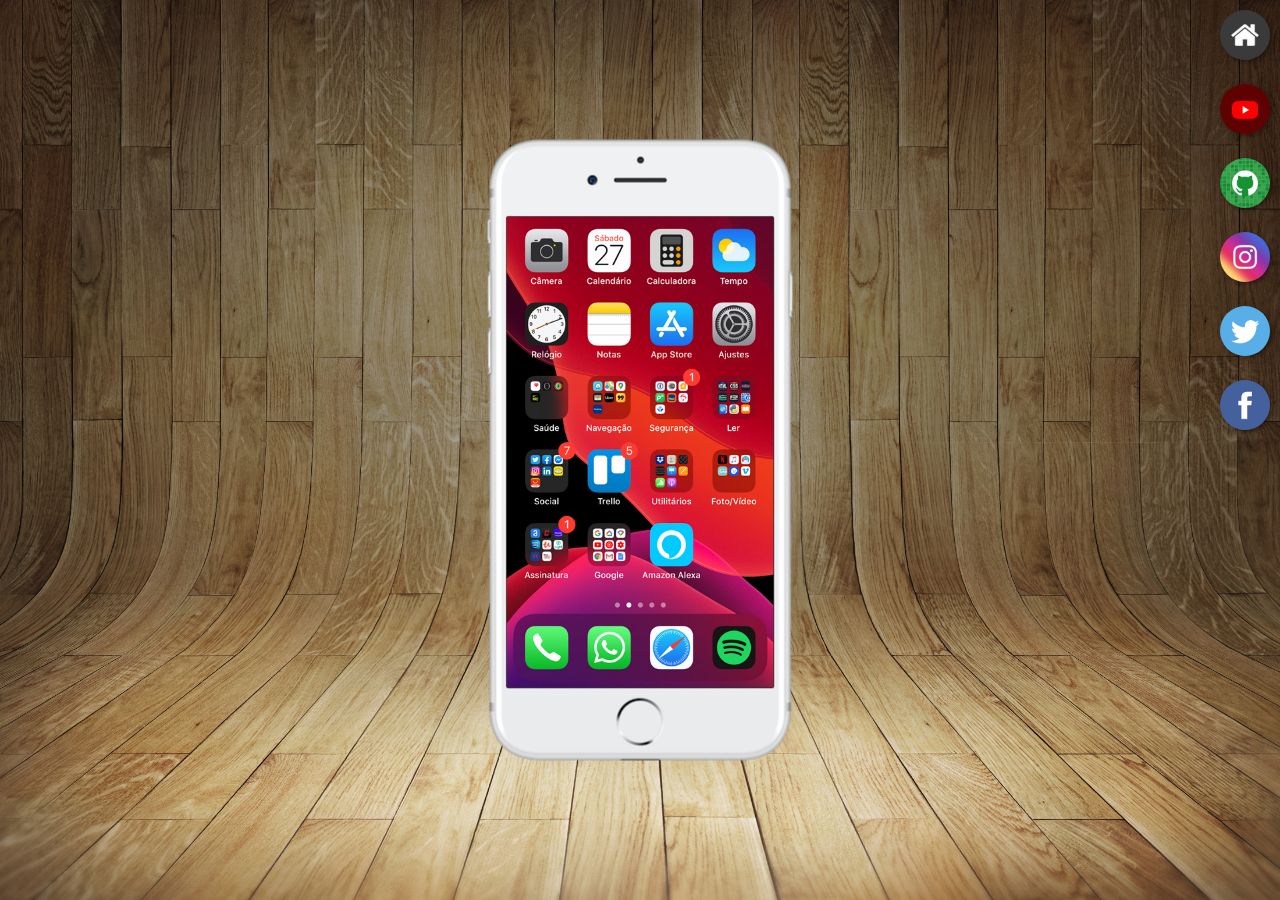
<file: index.html>
<!DOCTYPE html>
<html lang="pt-br">

<head>
    <meta charset="UTF-8">
    <meta name="viewport" content="width=device-width, initial-scale=1.0">
    <link rel="shortcut icon" href="favicon.ico" type="image/x-icon">
    <link rel="stylesheet" href="estilos/style.css">
    <title>Projeto Redes Sociais</title>
</head>

<body>
    <main>
        <section id="telefone">
            <iframe src="home.html" name="tela" id="tela" frameborder="0">Seu navegador não é compatível com
                isso.</iframe>
        </section>
        <section id="redes-sociais">
            <a href="home.html" target="tela"><img src="imagens/logo-home.jpg" alt="Home"></a><br>
            <a href="youtube.html" target="tela"><img src="imagens/logo-youtube.jpg" alt="Youtube"></a><br>
            <a href="github.html" target="tela"><img src="imagens/logo-github.jpg" alt="GitHub"></a><br>
            <a href="instagram.html" target="tela"><img src="imagens/logo-instagram.jpg" alt="Instagram"></a><br>
            <a href="twitter.html" target="tela"><img src="imagens/logo-twitter.jpg" alt="Twitter"></a><br>
            <a href="facebook.html" target="tela"><img src="imagens/logo-facebook.jpg" alt="Facebook"></a><br>

        </section>
    </main>
</body>

</html>
</file>
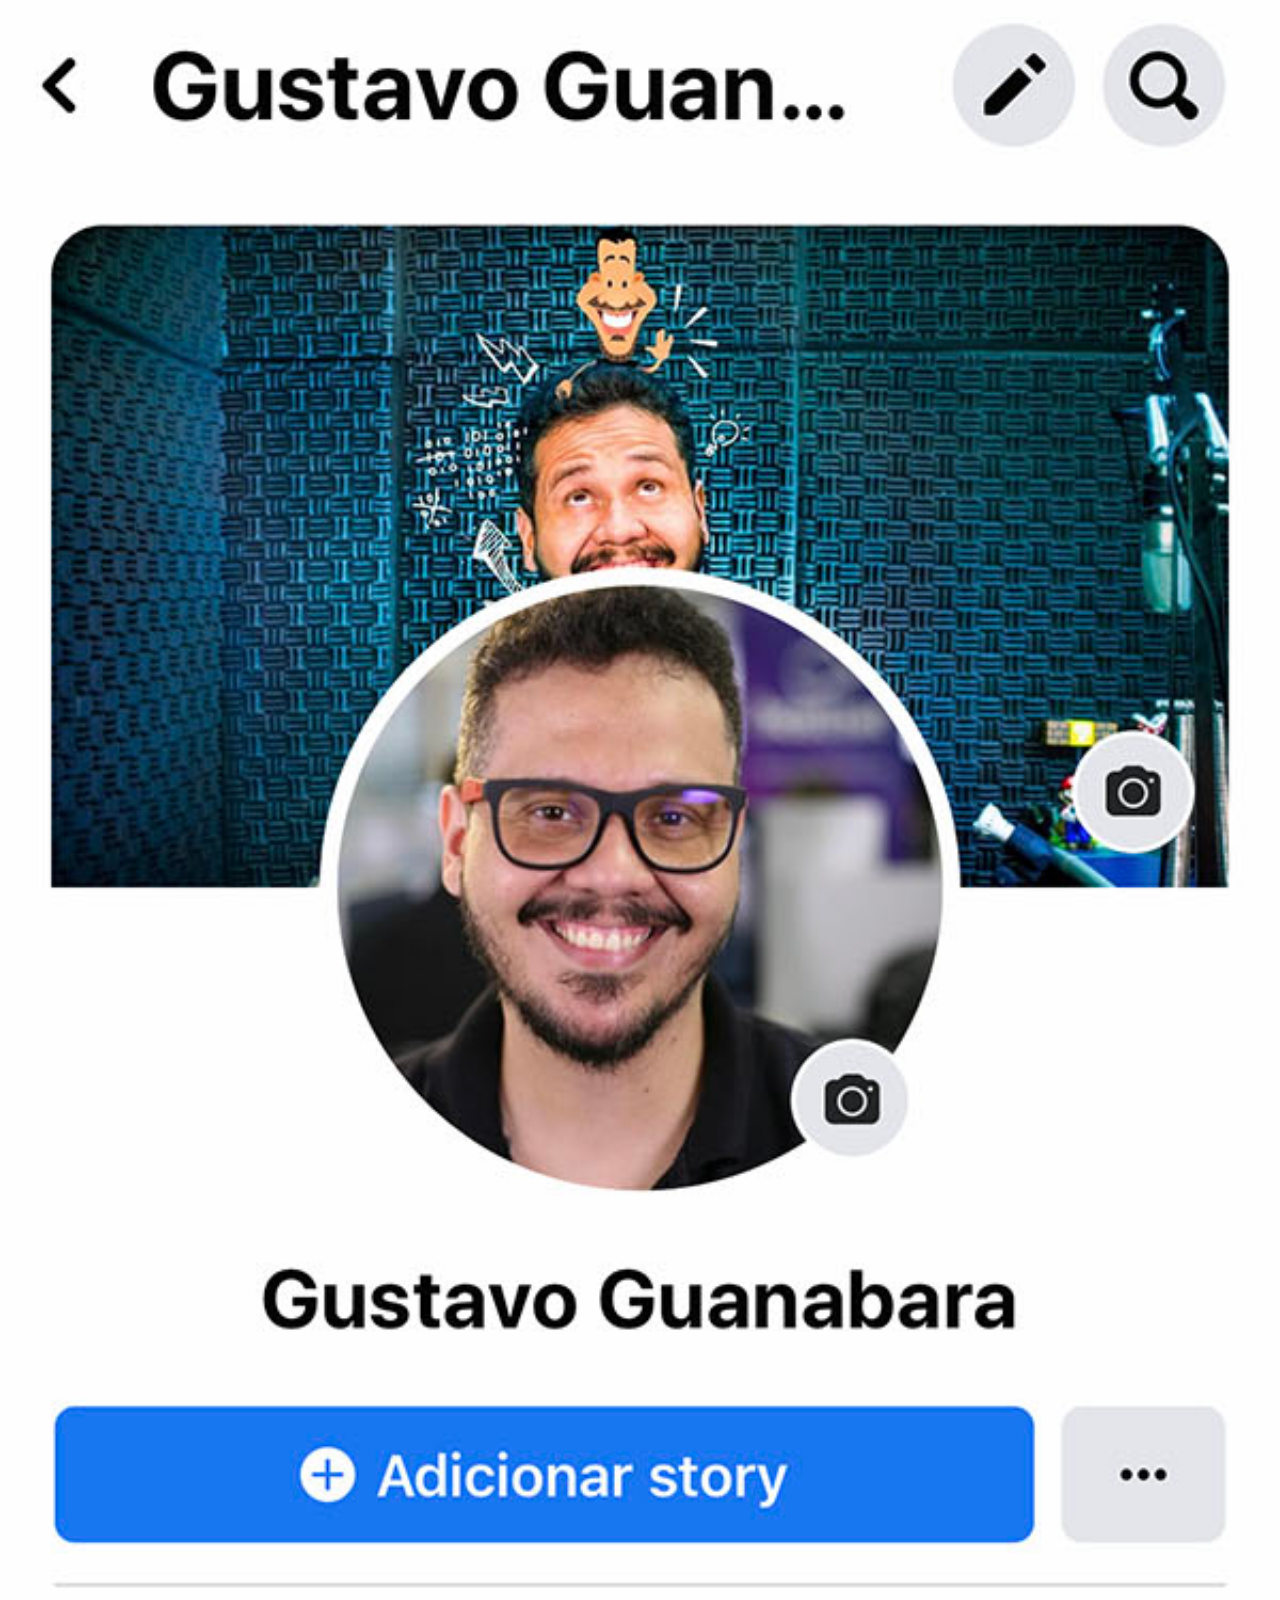
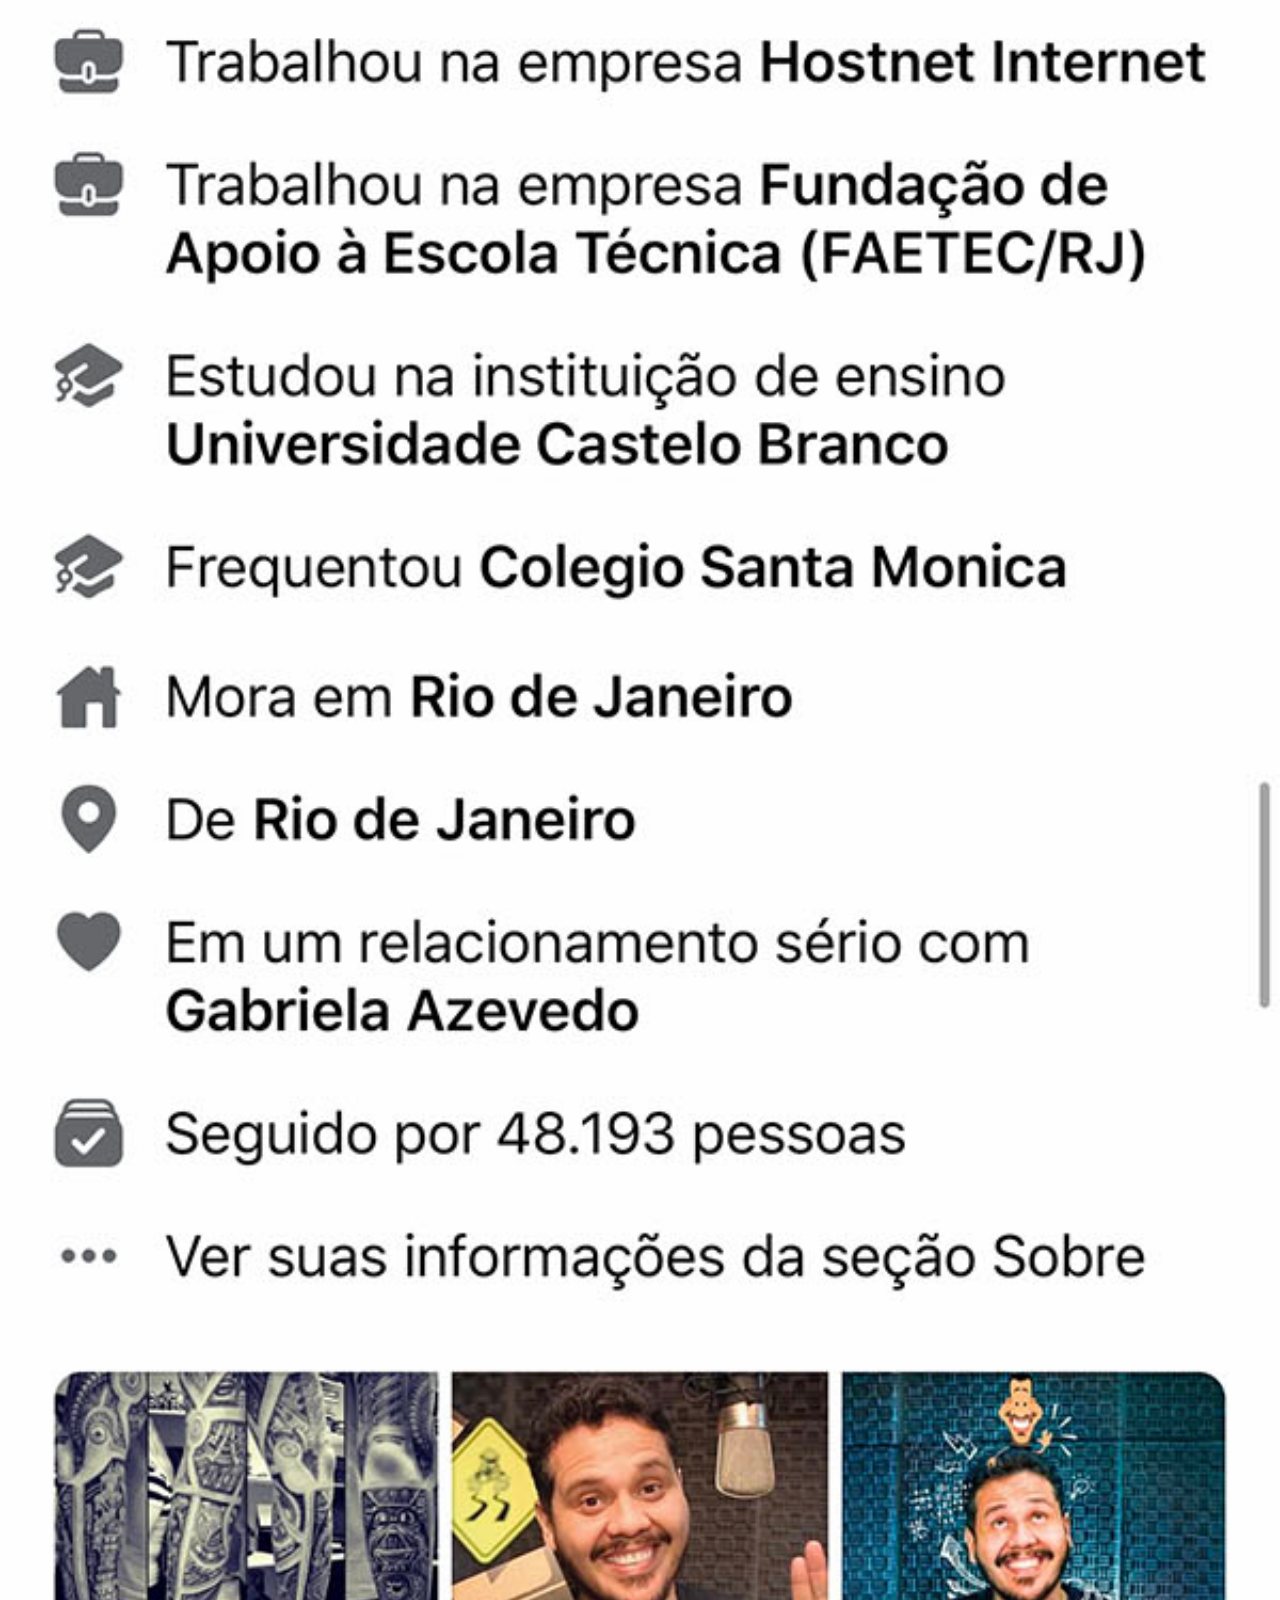
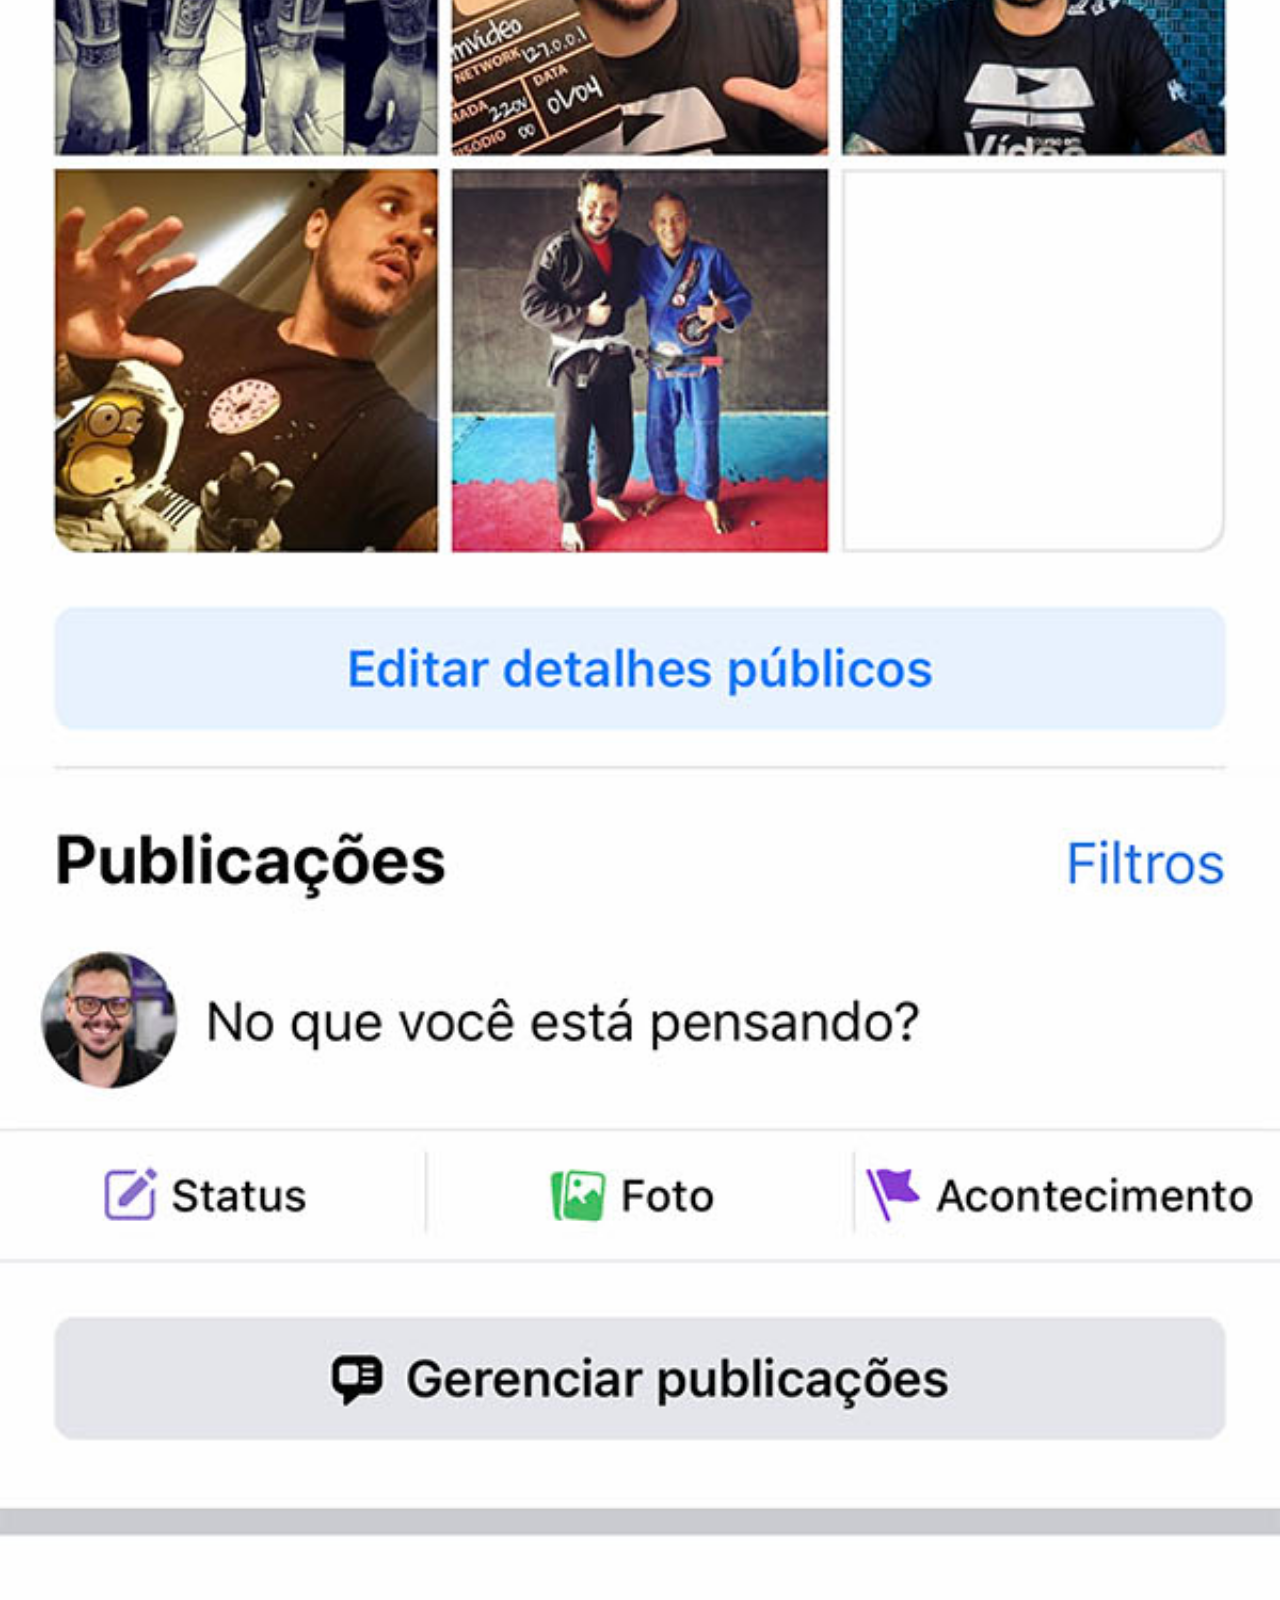
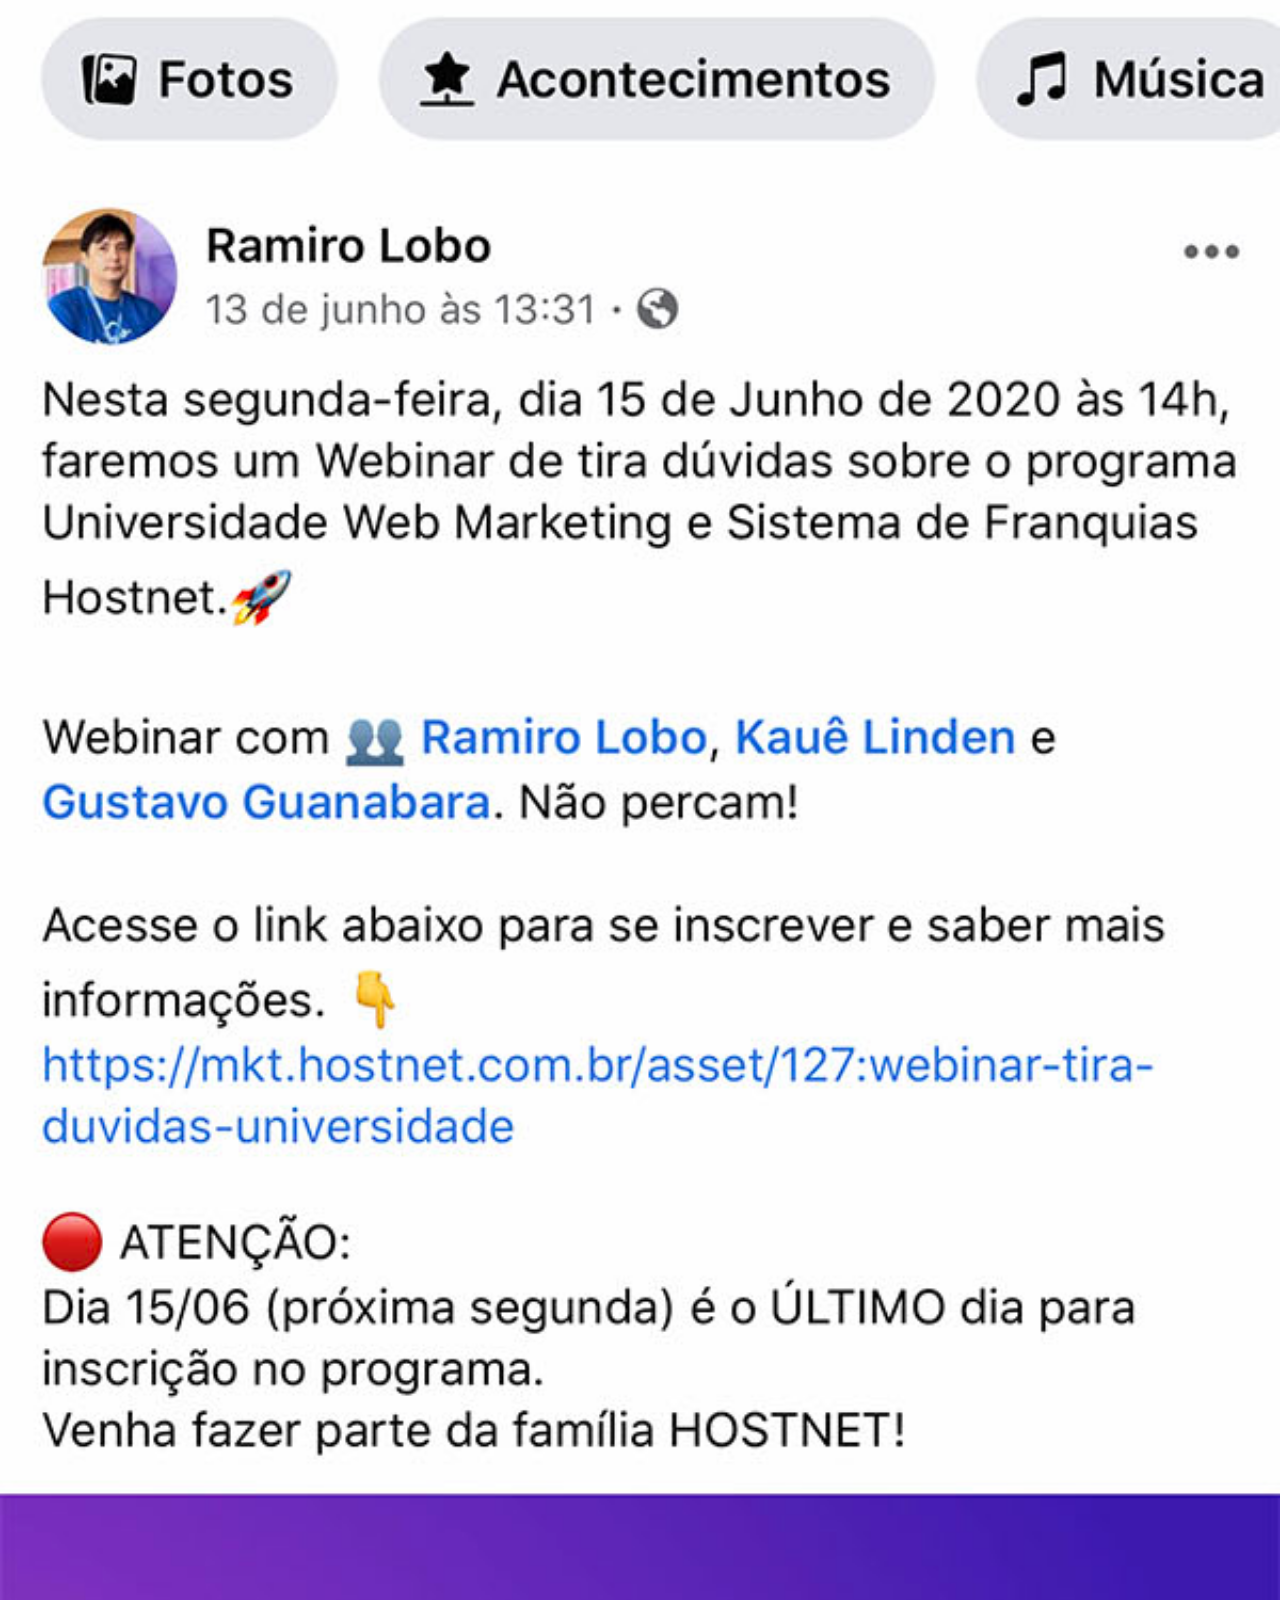
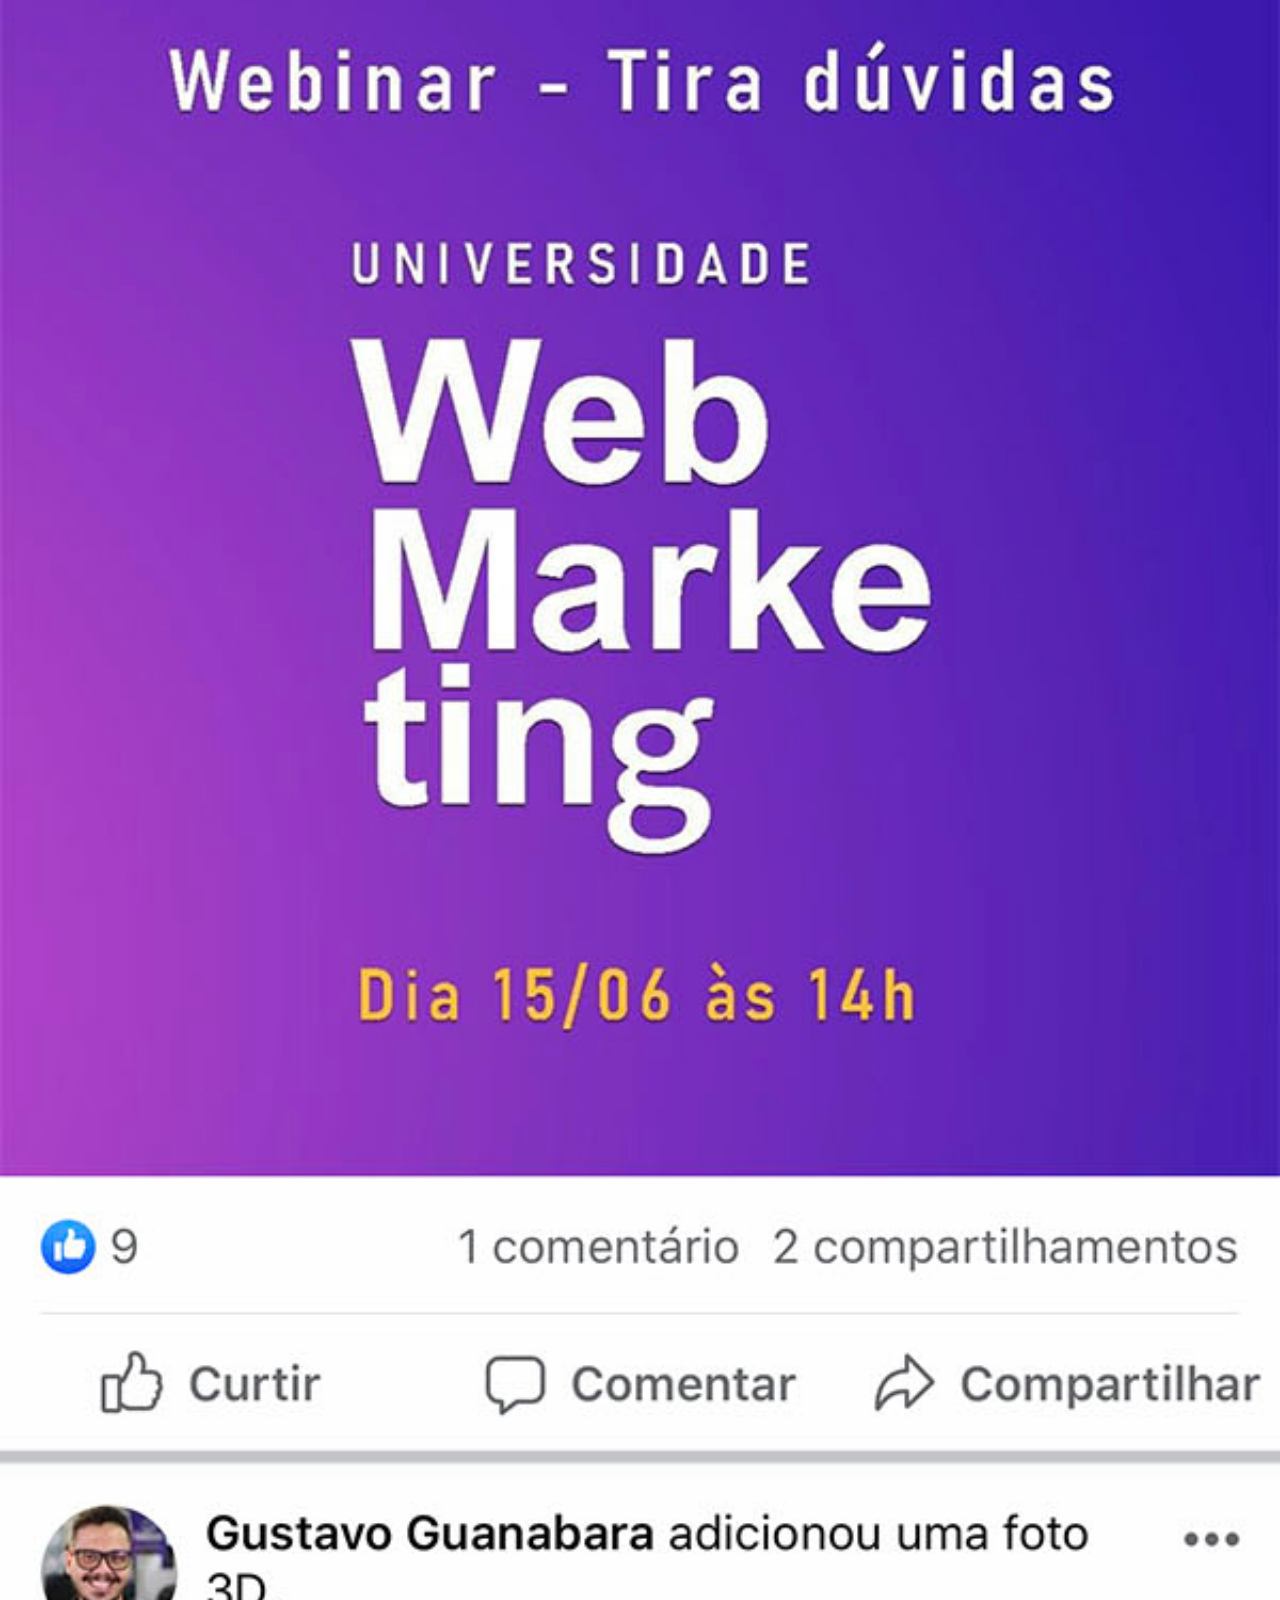
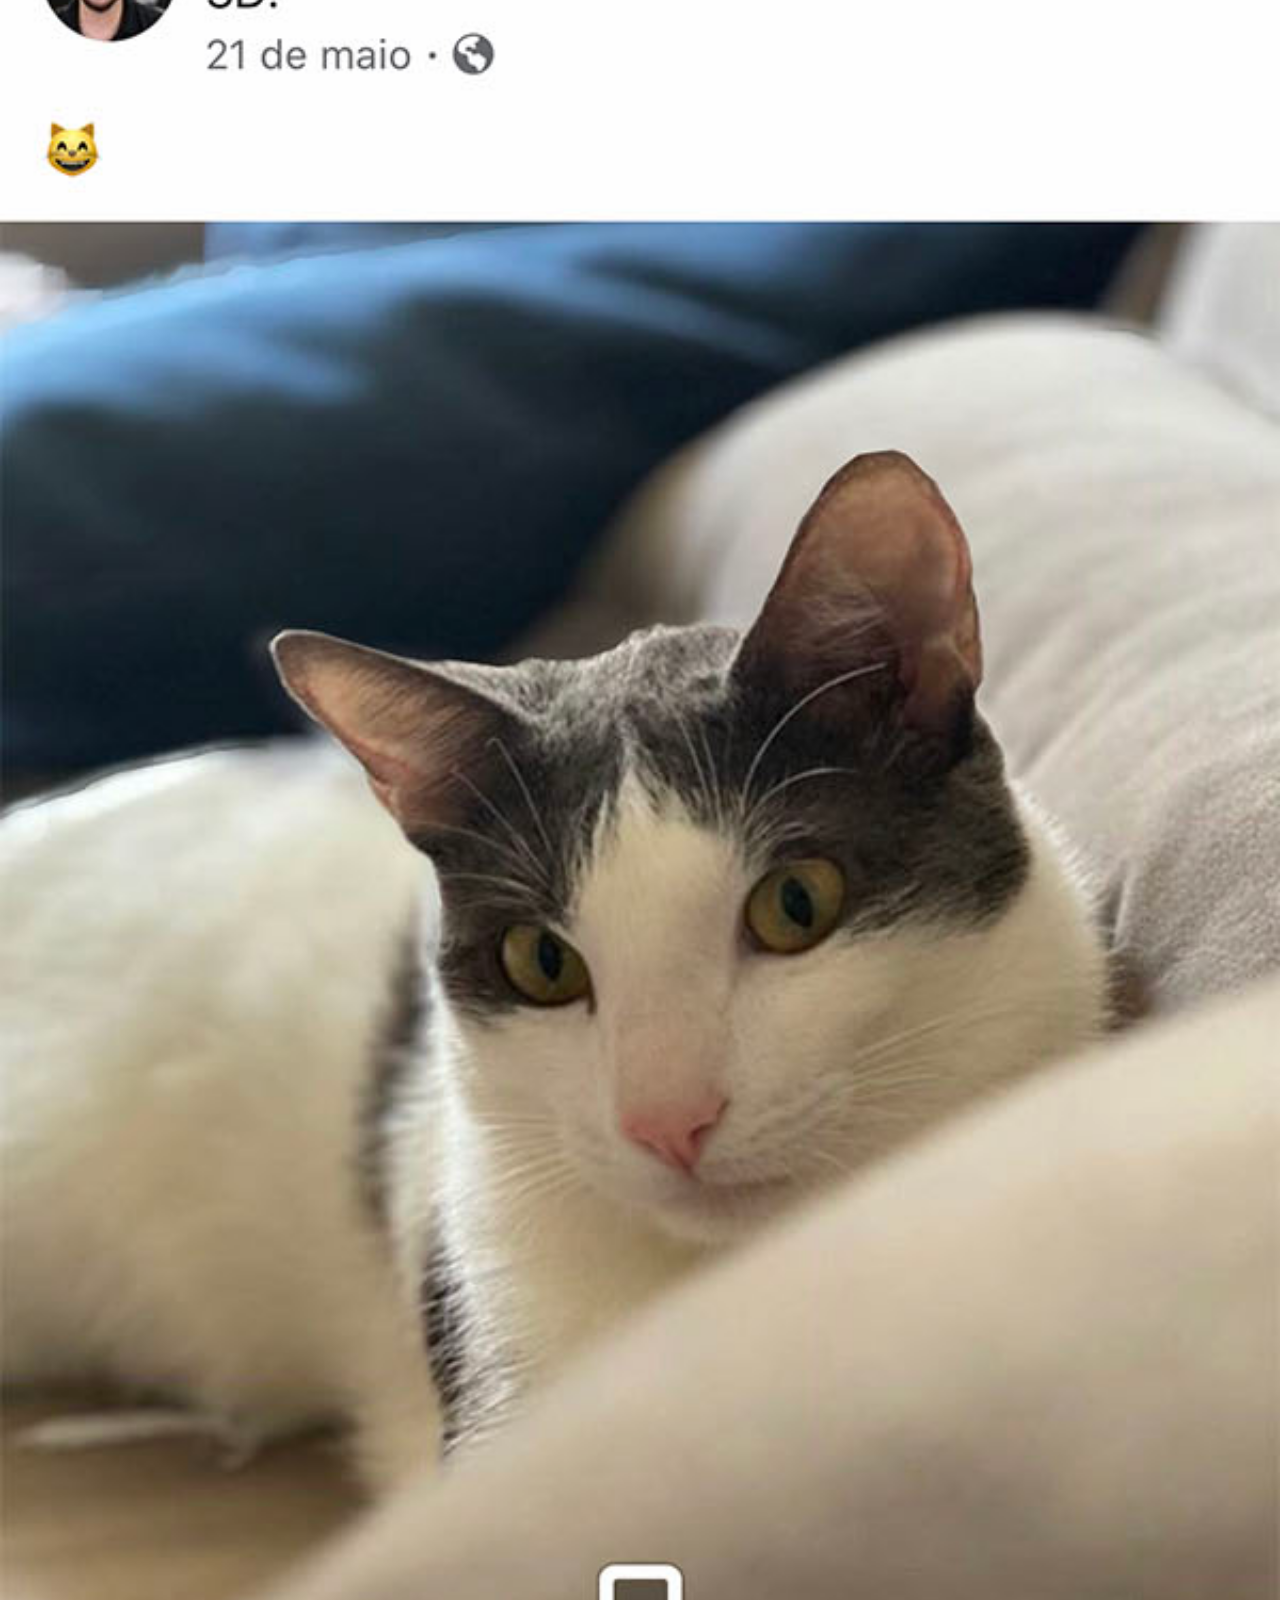
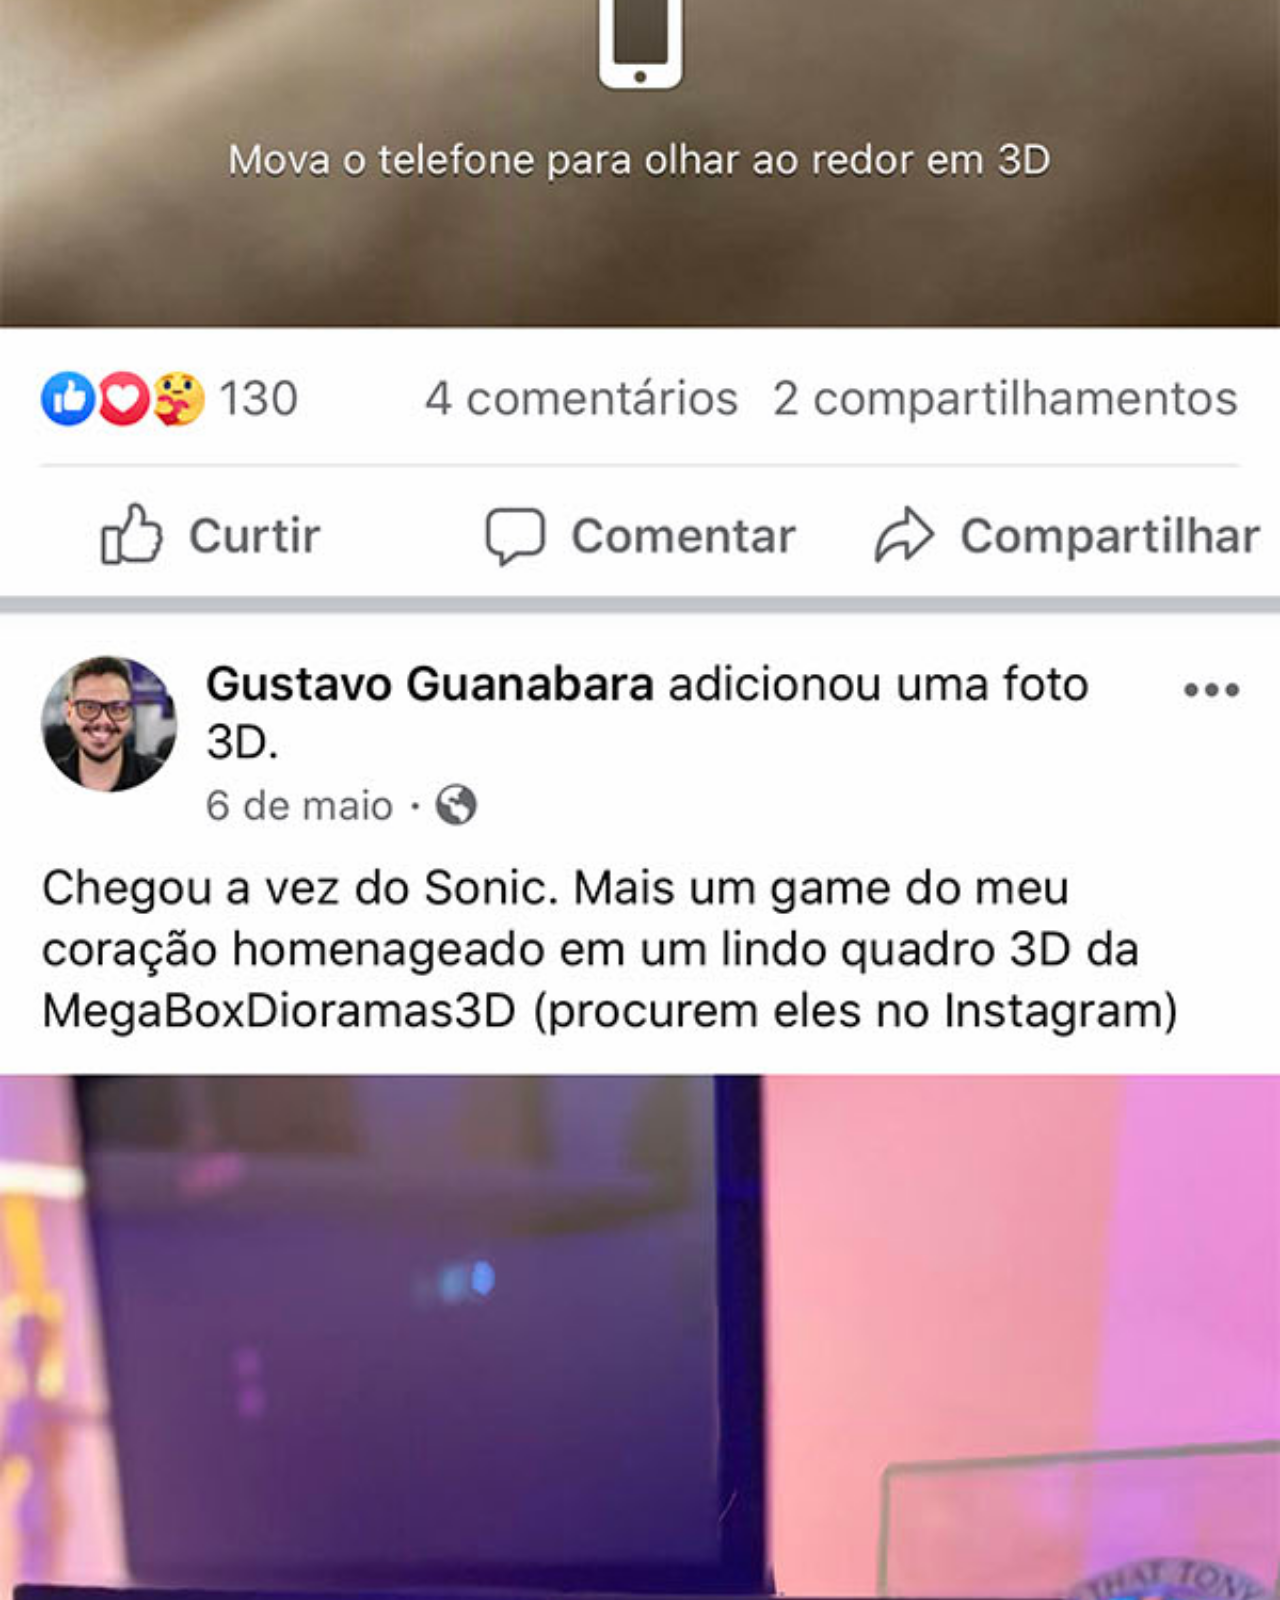
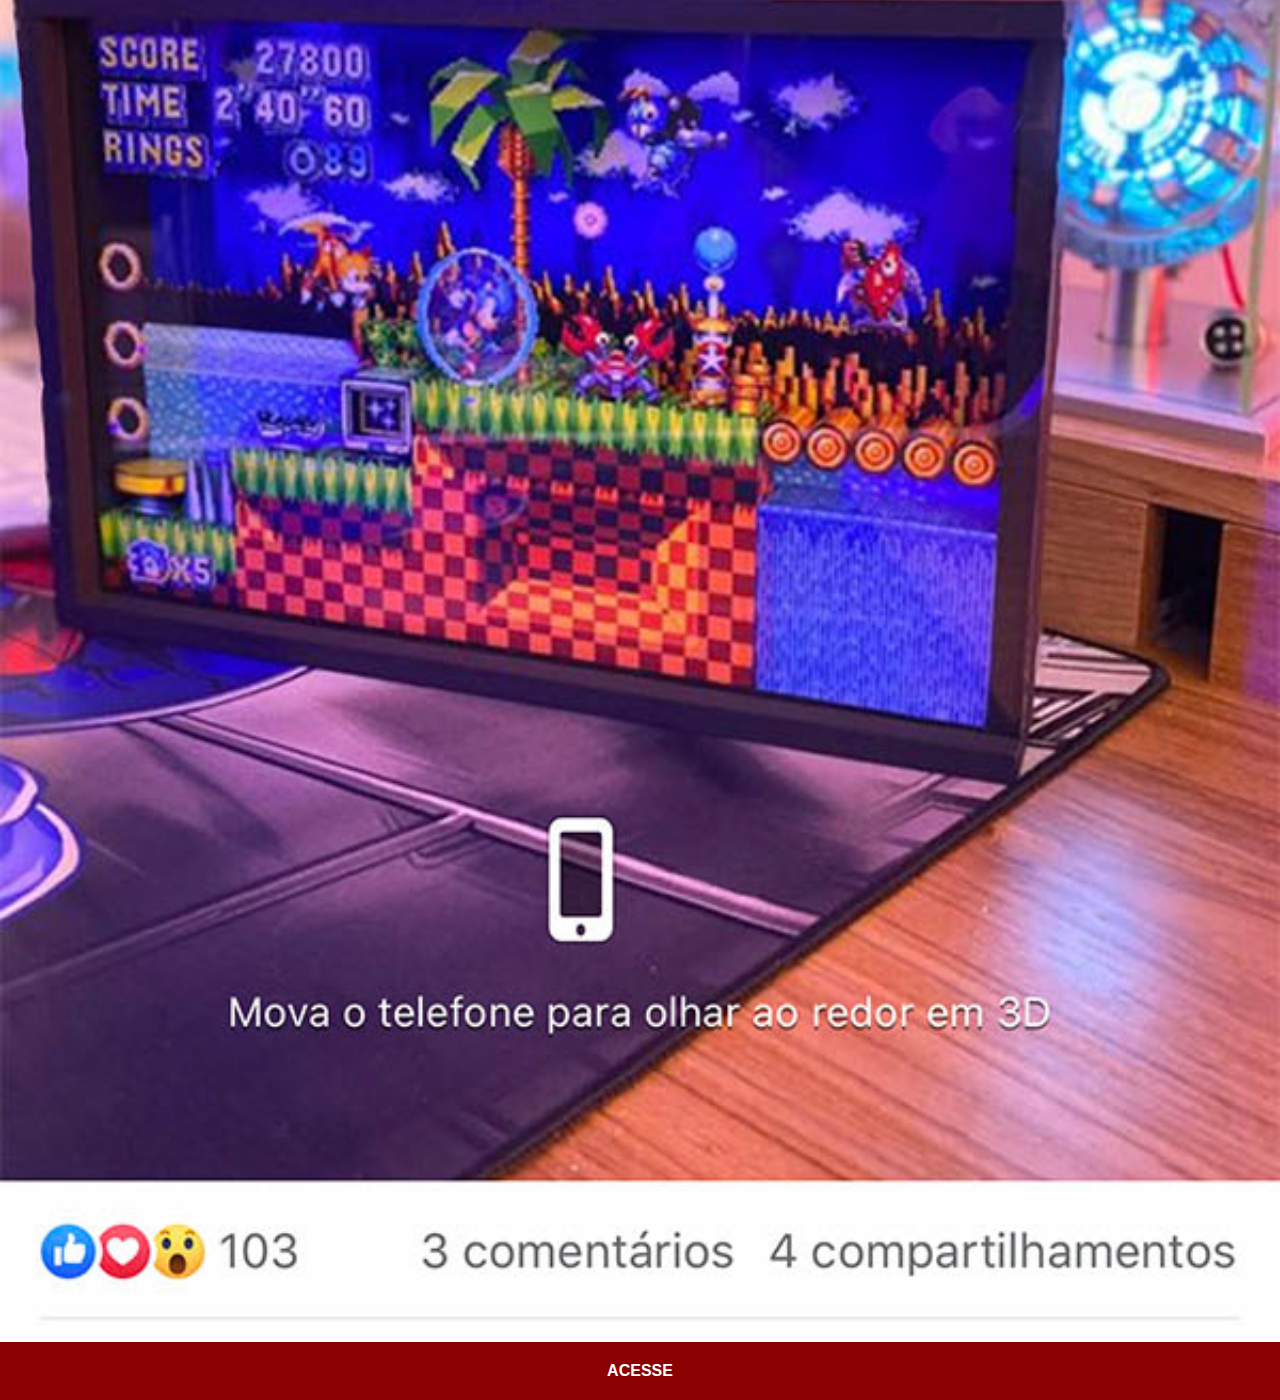
<file: facebook.html>
<!DOCTYPE html>
<html lang="pt-br">
<head>
    <meta charset="UTF-8">
    <meta name="viewport" content="width=device-width, initial-scale=1.0">
    <title>Facebook</title>
    <link rel="stylesheet" href="estilos/social.css">
</head>
<body>
    <img src="imagens/tela-facebook.jpg" alt="Facebook">
    <a href="https://www.facebook.com/gustavoguanabara/?locale=pt_BR" target="_blank">ACESSE</a>
</body>
</html>
</file>
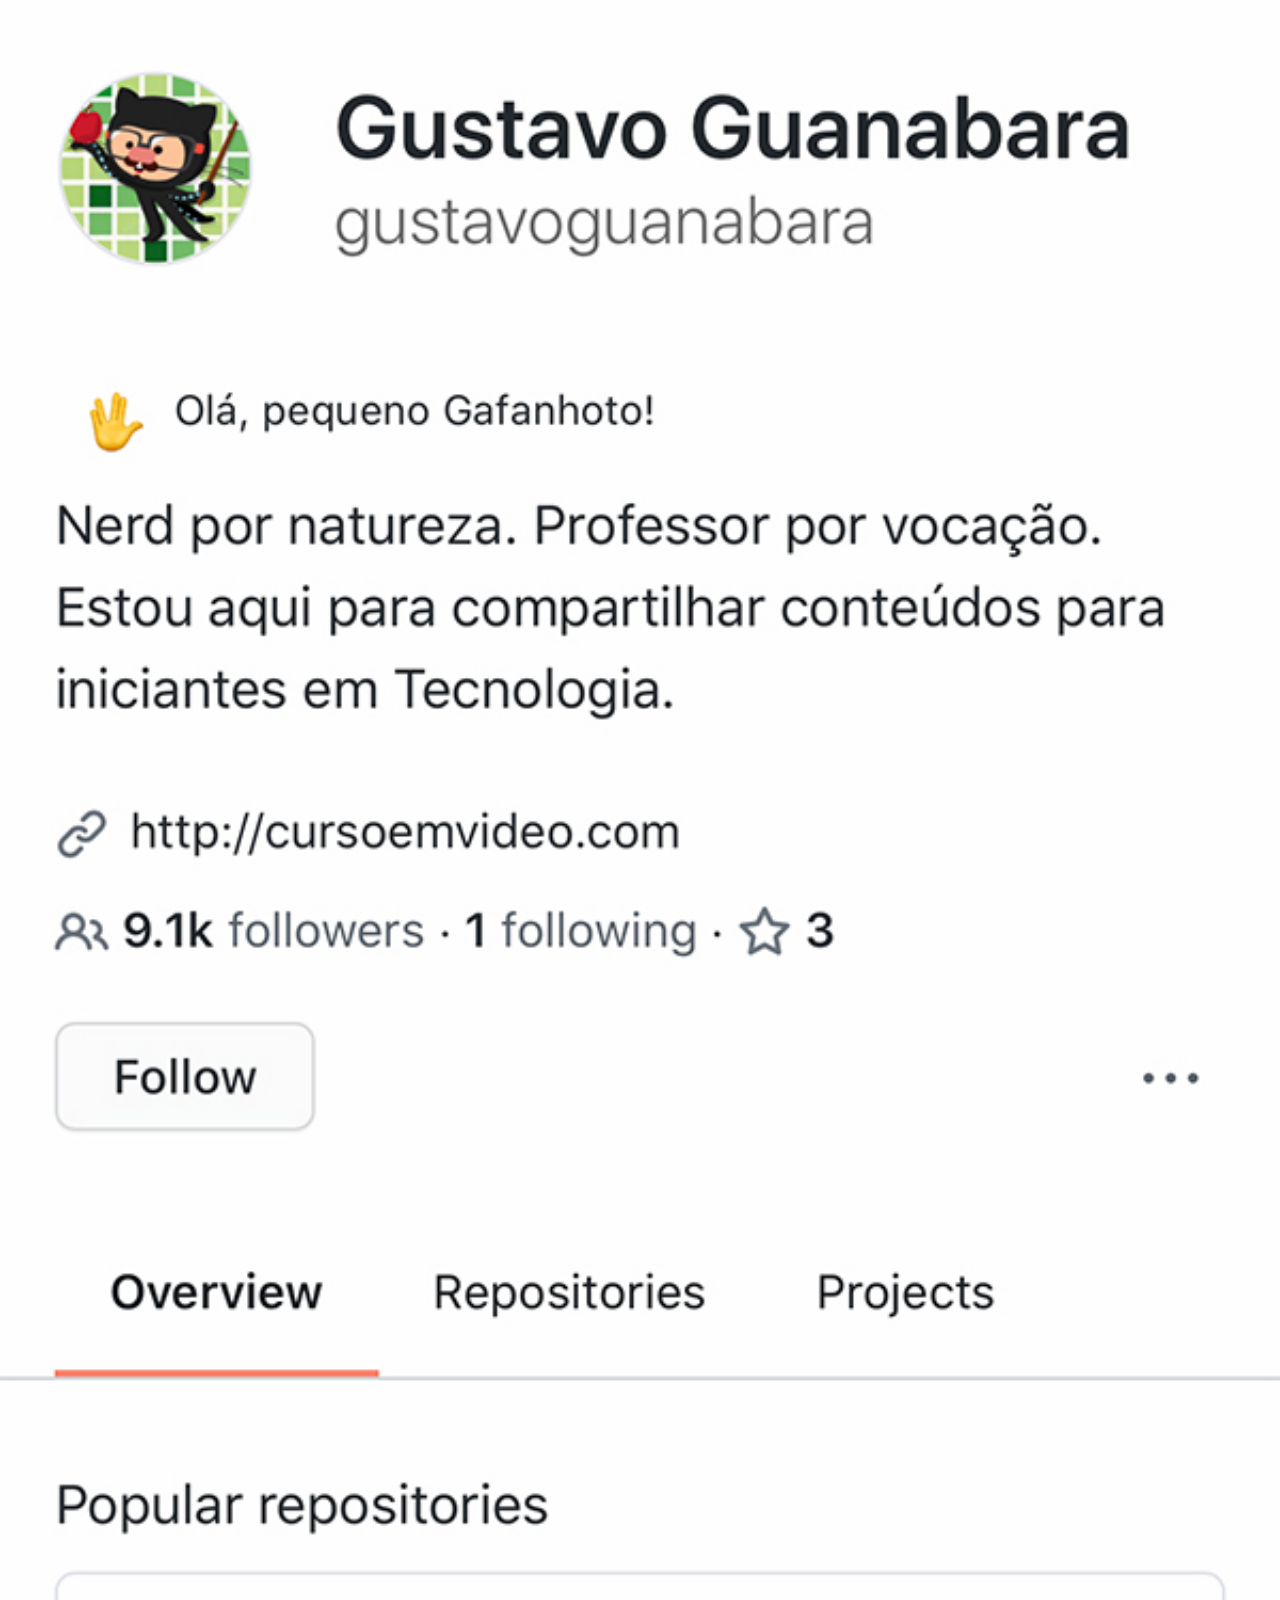
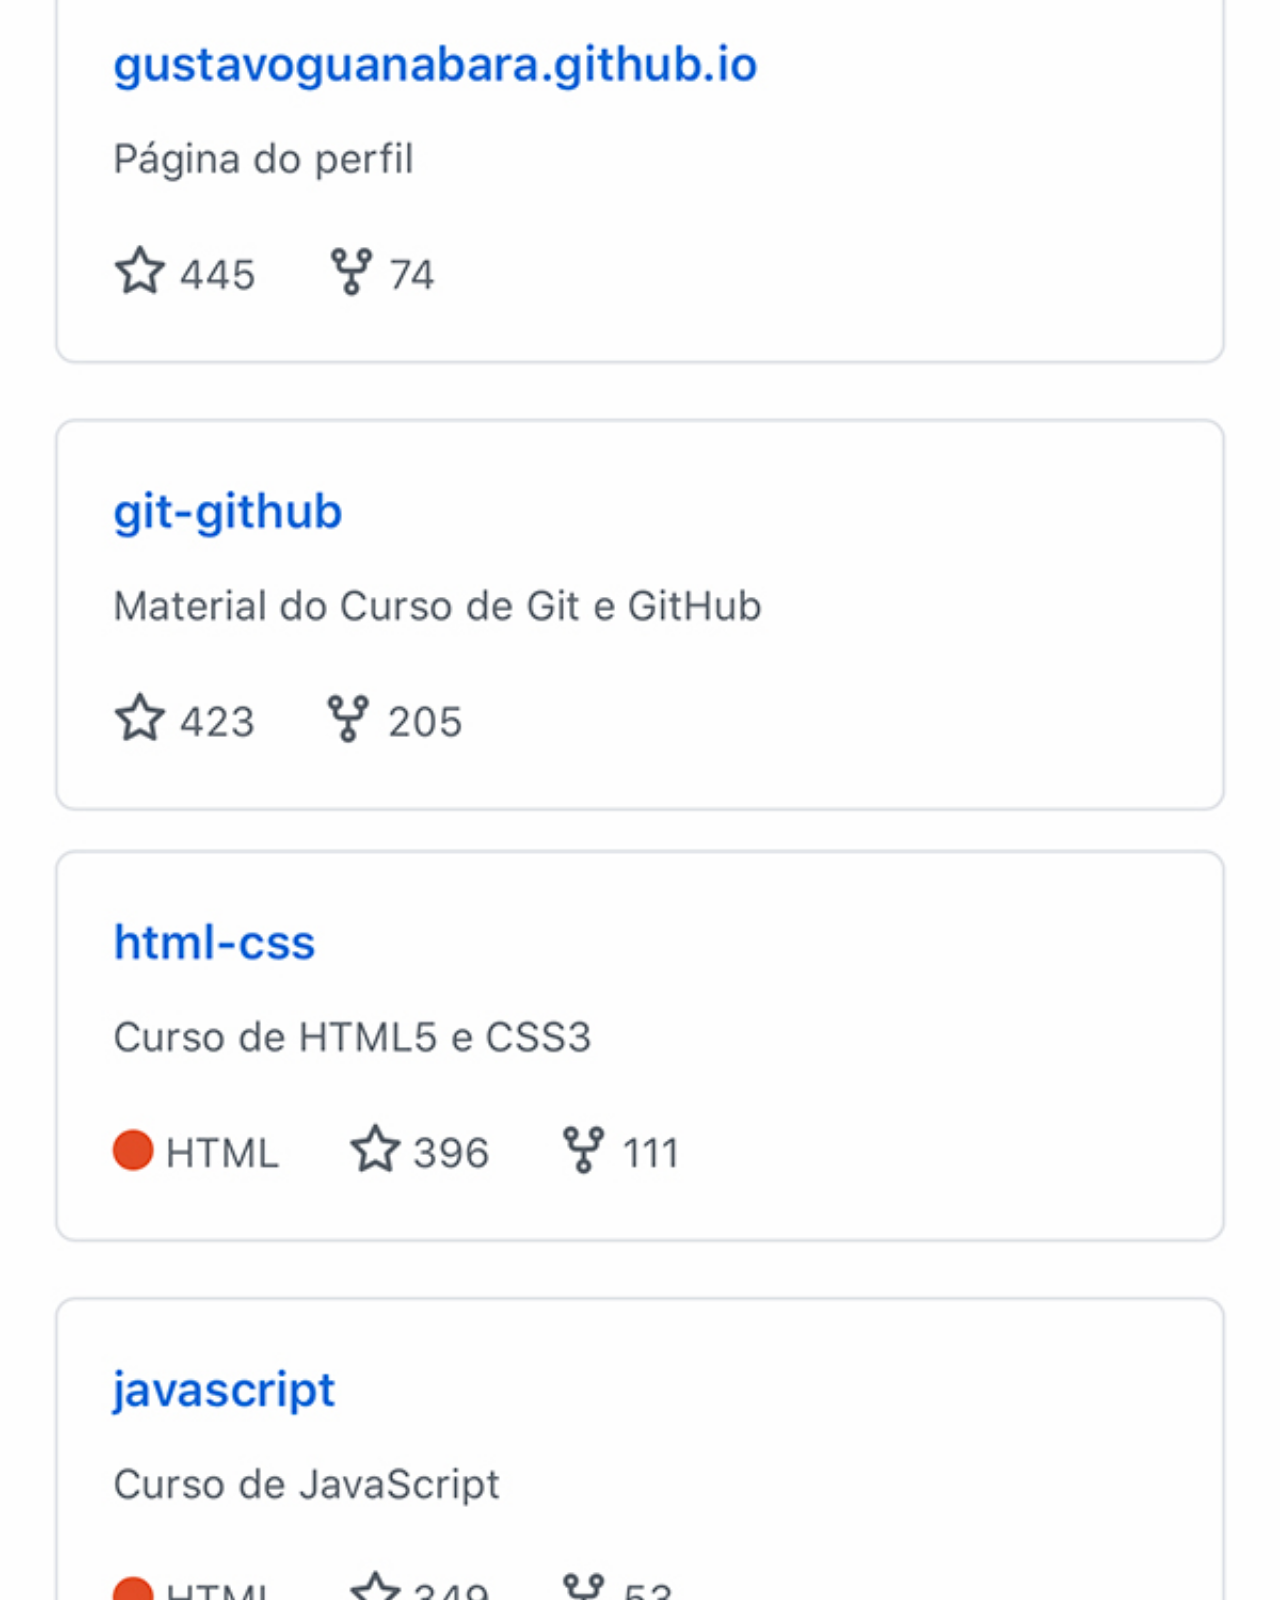
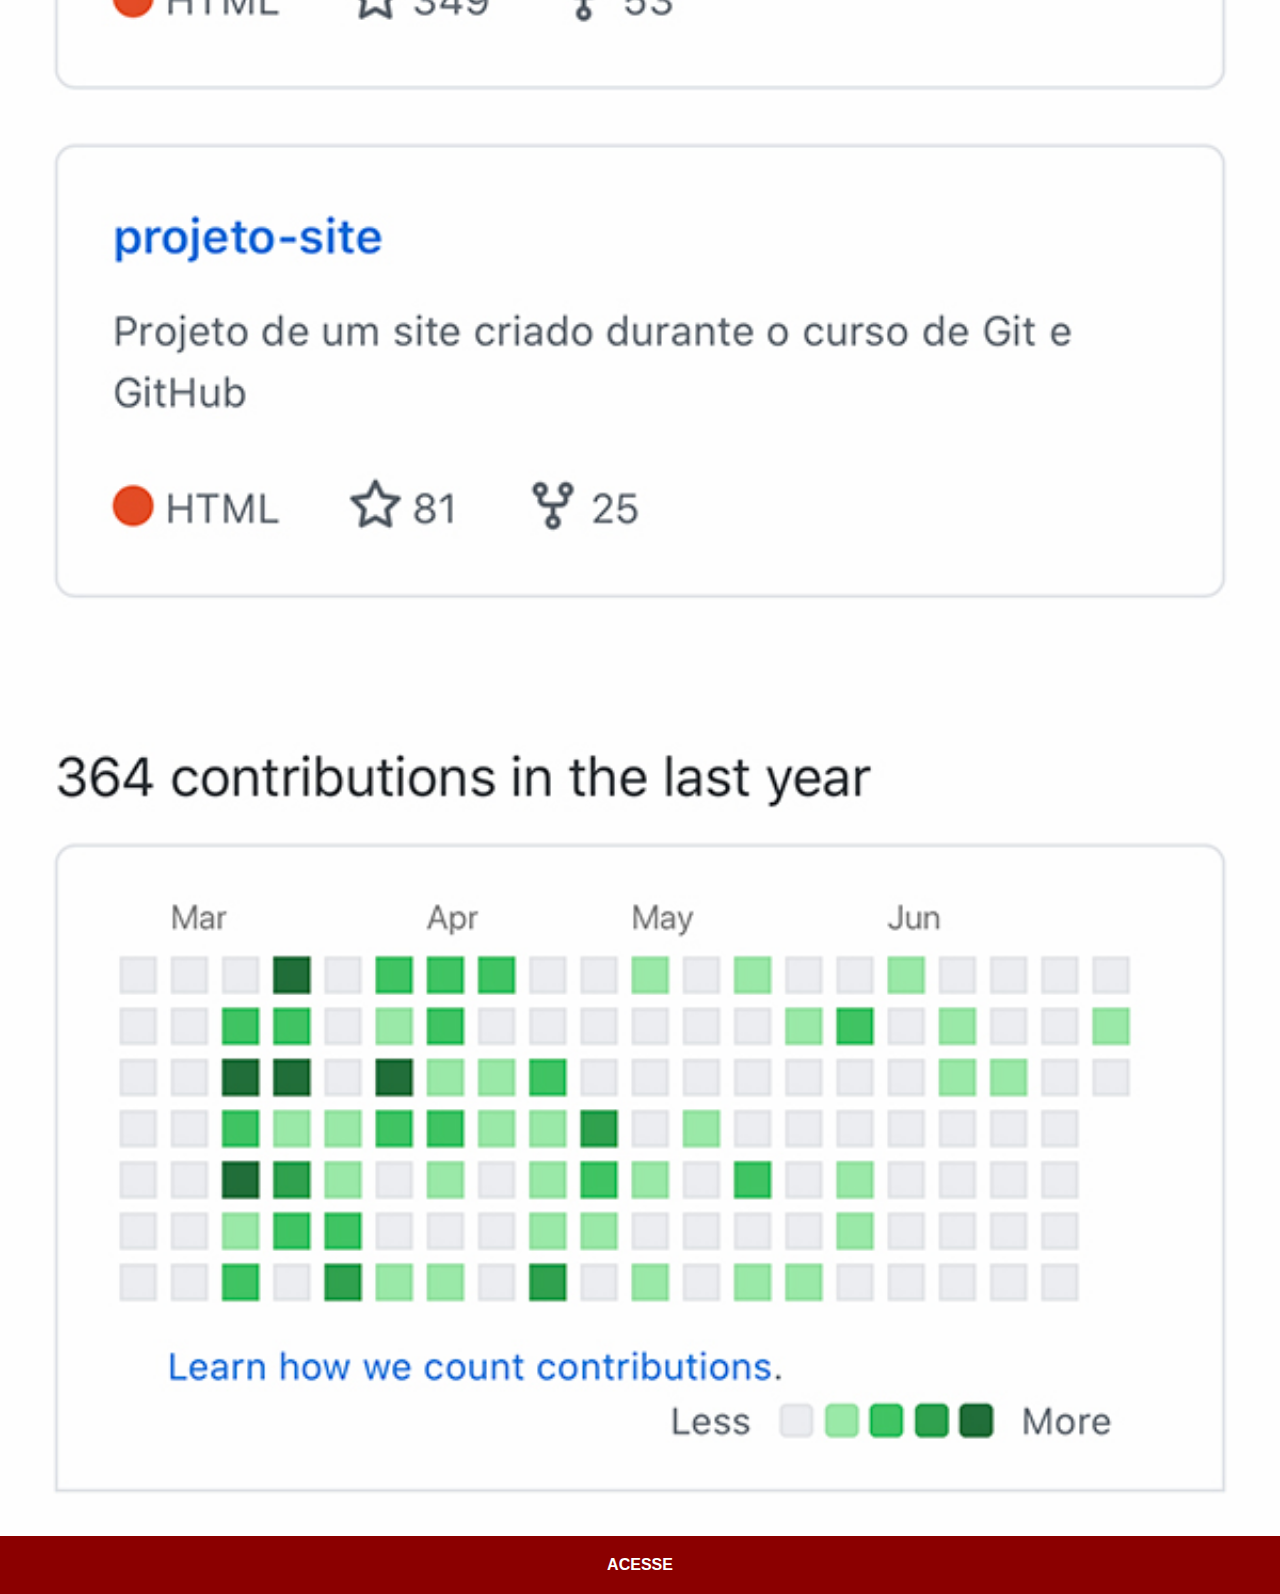
<file: github.html>
<!DOCTYPE html>
<html lang="pt-br">
<head>
    <meta charset="UTF-8">
    <meta name="viewport" content="width=device-width, initial-scale=1.0">
    <title>GitHub</title>
    <link rel="stylesheet" href="estilos/social.css">
</head>
<body>
    <img src="imagens/tela-github.jpg" alt="GitHub">
    <a href="https://github.com/gustavoguanabara" target="_blank">ACESSE</a>
</body>
</html>
</file>
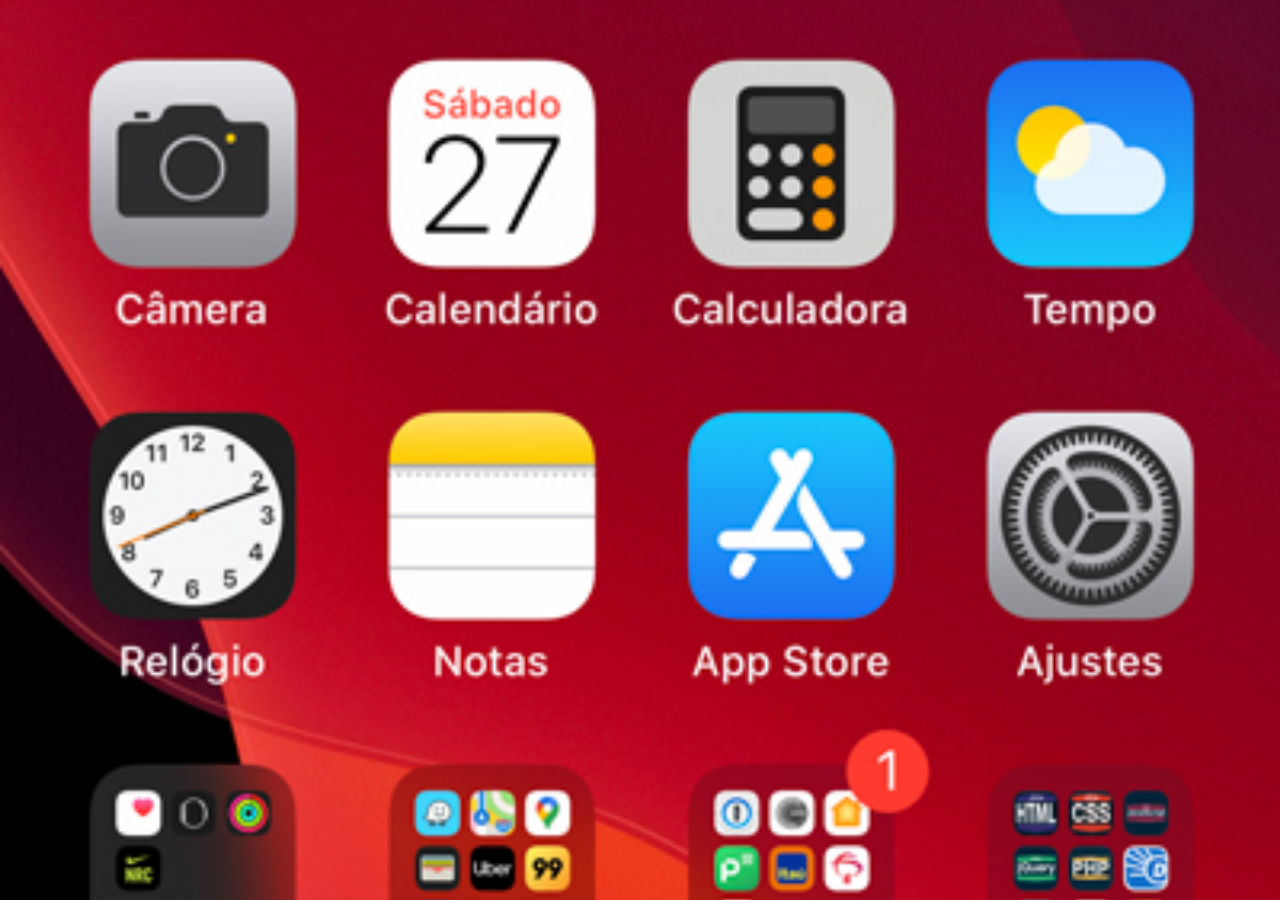
<file: home.html>
<!DOCTYPE html>
<html lang="pt-br">

<head>
    <meta charset="UTF-8">
    <meta name="viewport" content="width=device-width, initial-scale=1.0">
    <title>Home</title>
</head>
<style>
    * {
        margin: 0px;
        padding: 0px;
    }

    body {
        width: 100vw;
        height: 100vh;
        background: black url('imagens/tela-home.jpg') no-repeat top center;
        background-size: cover;
    }
</style>

<body>

</body>

</html>
</file>
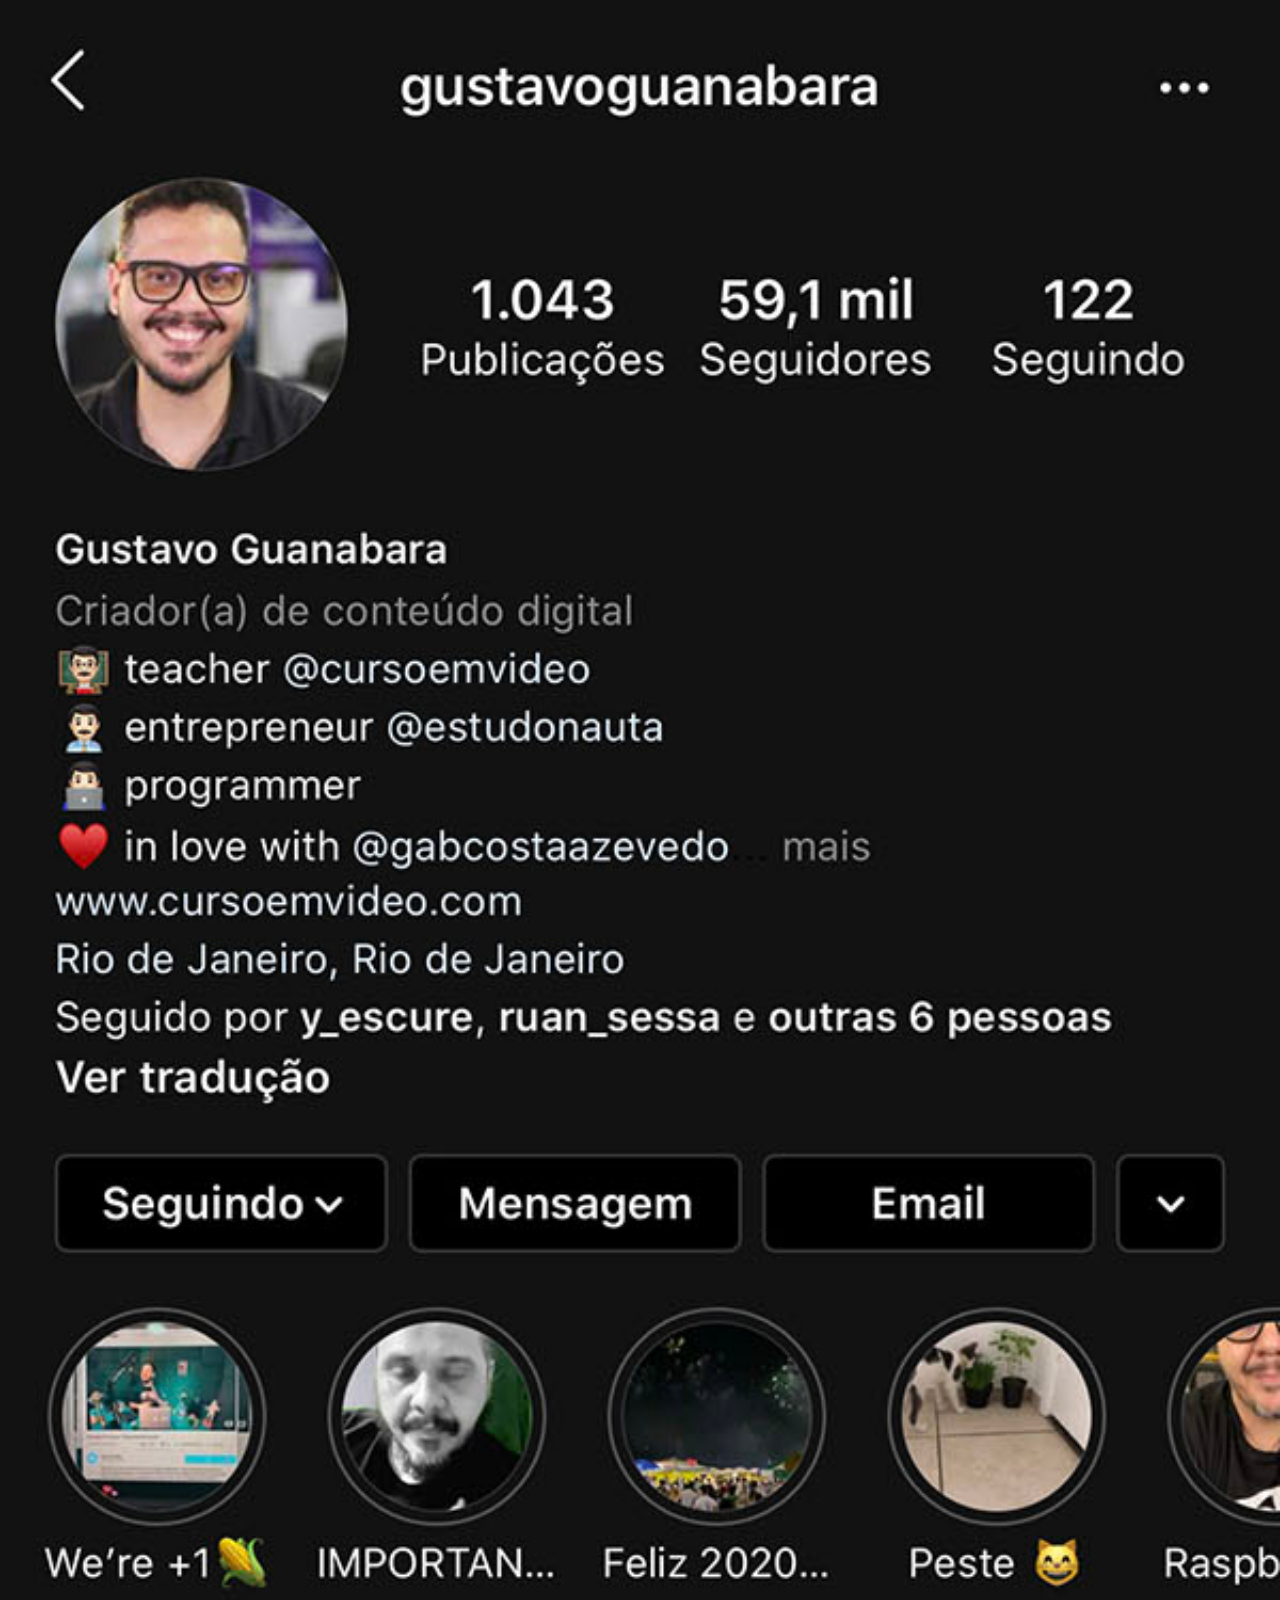
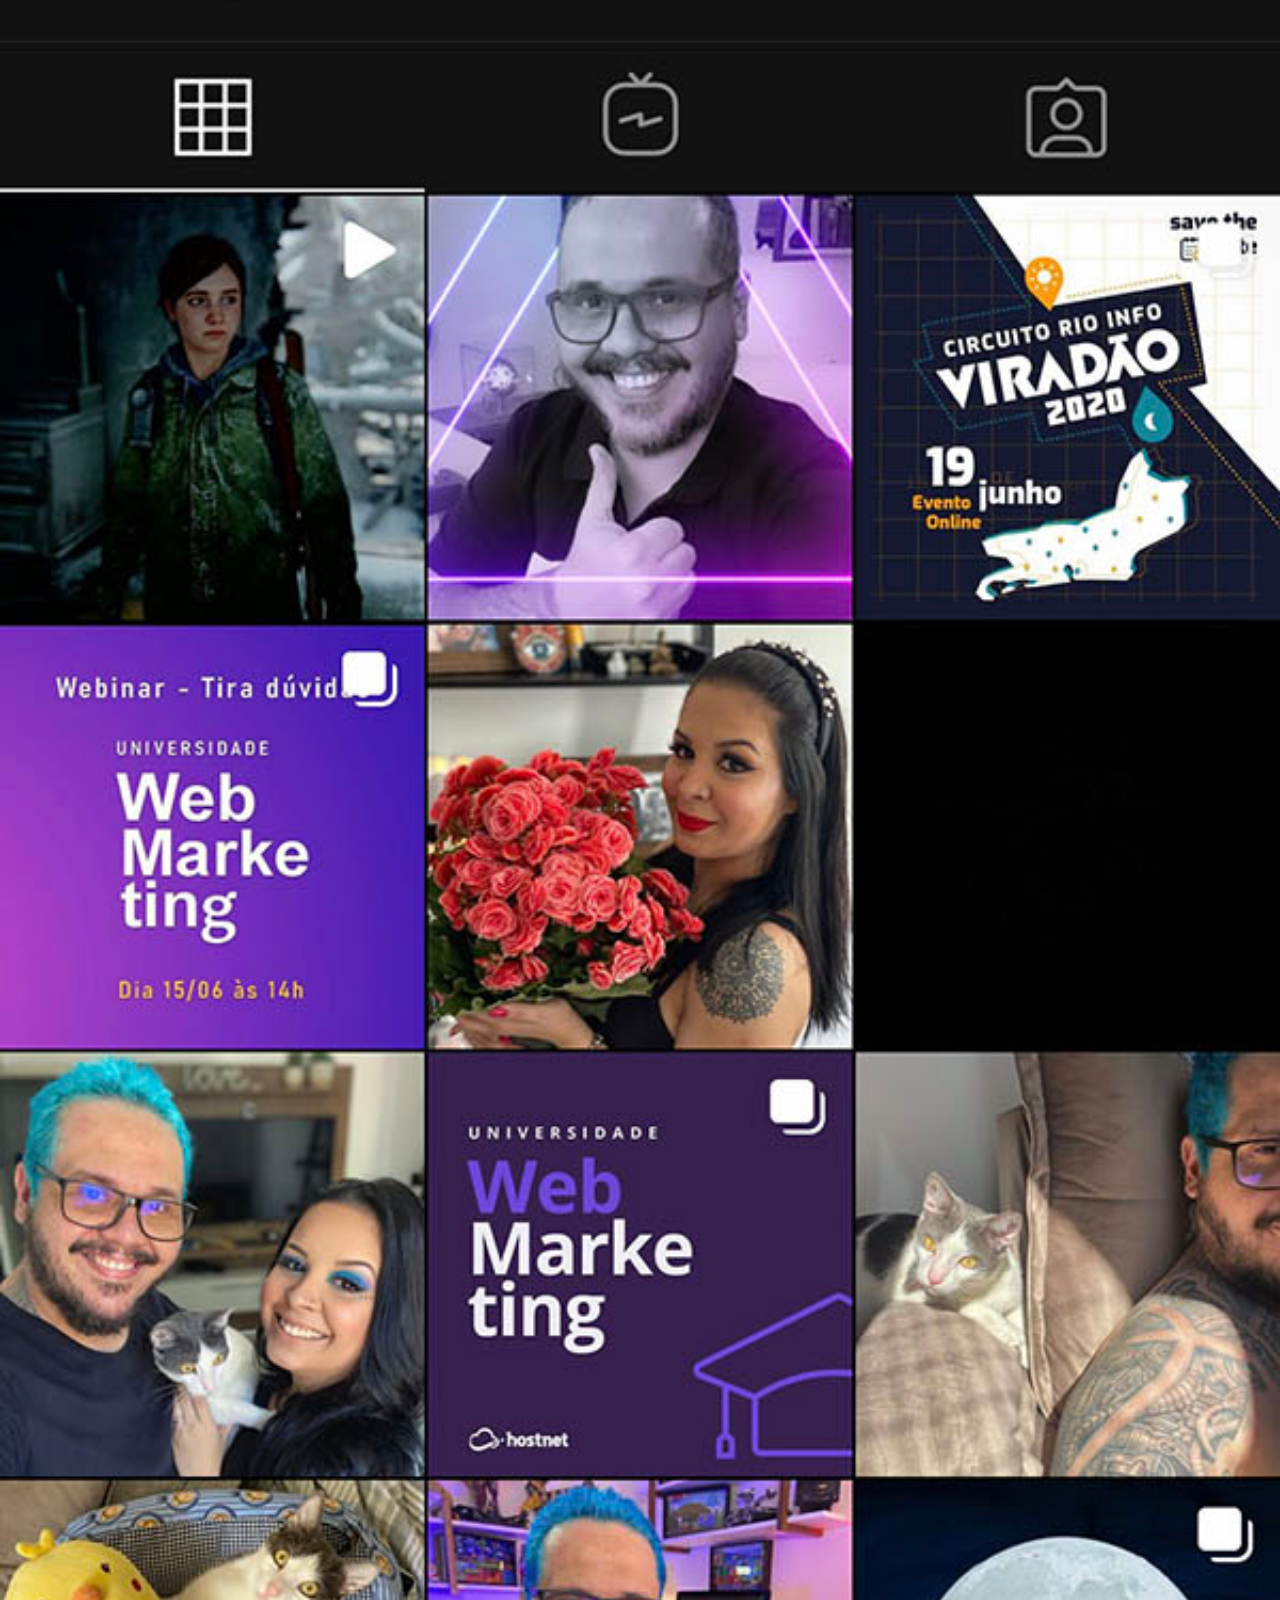
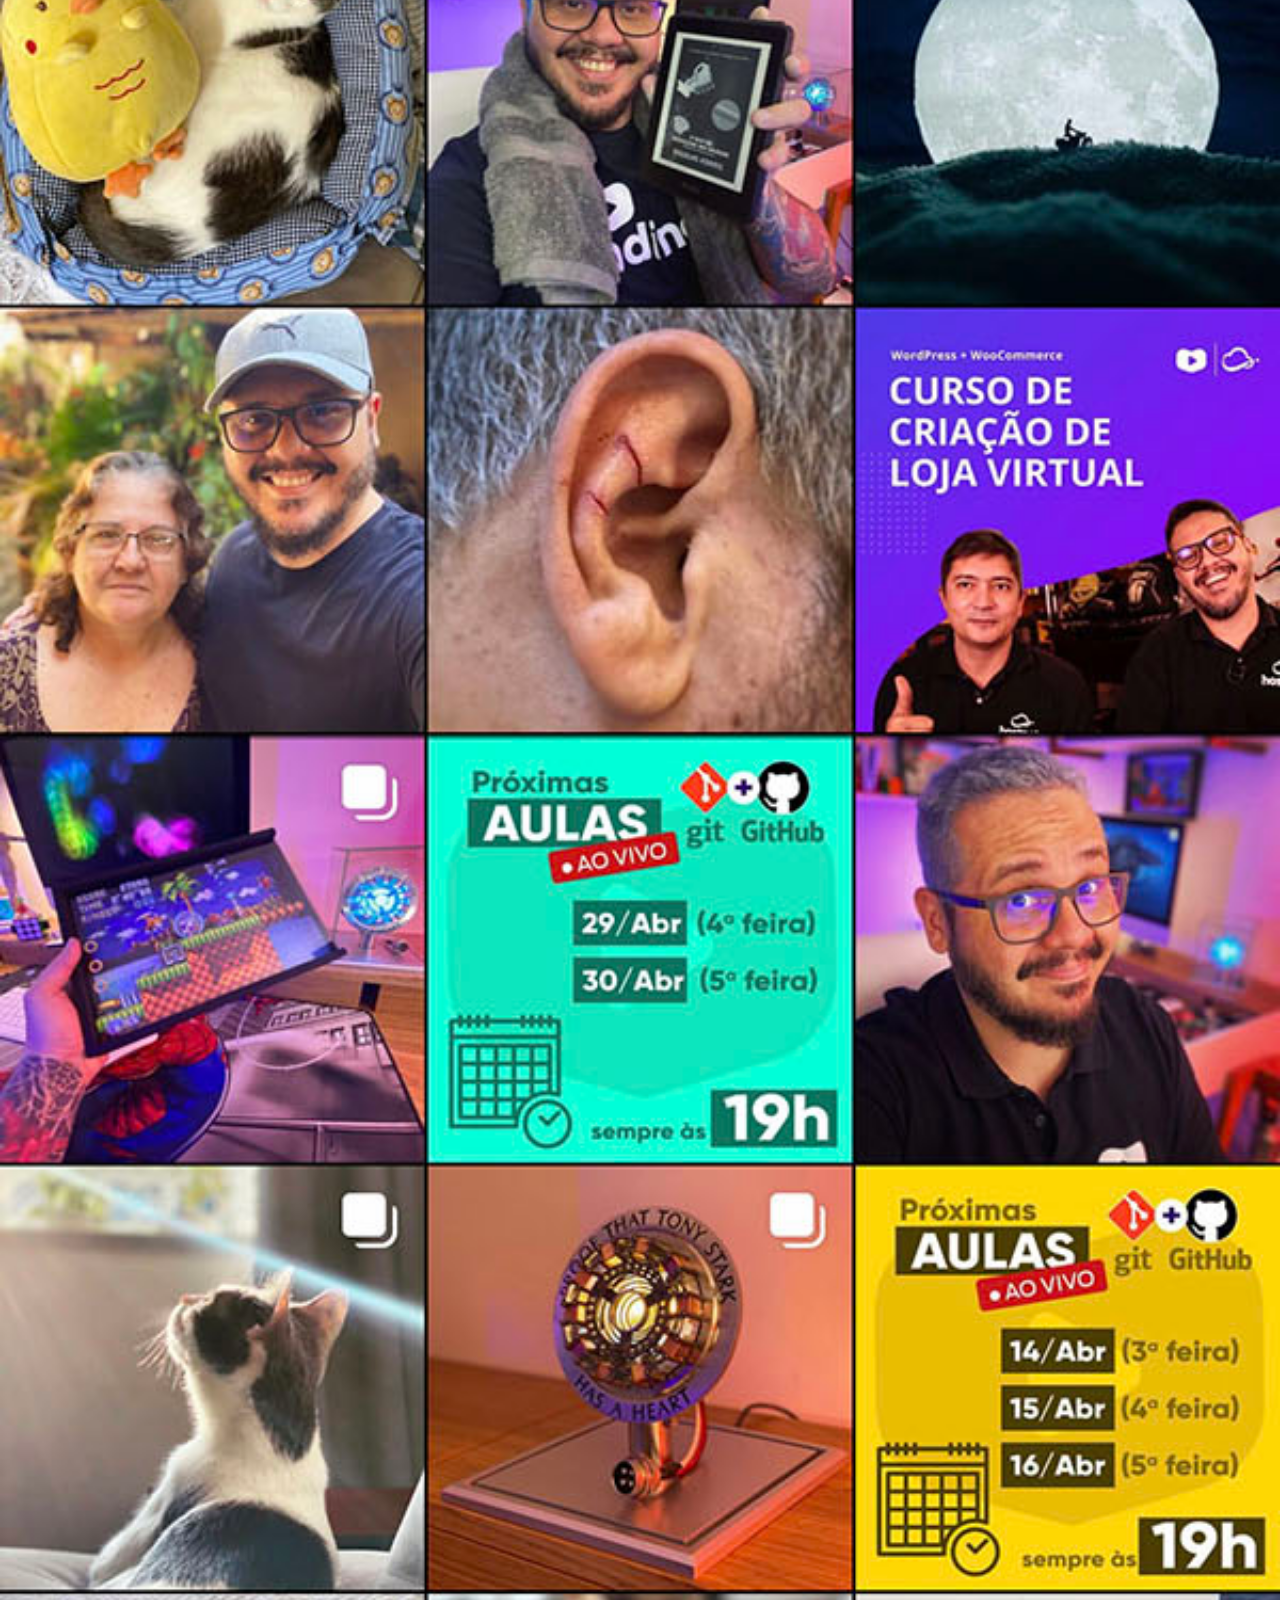
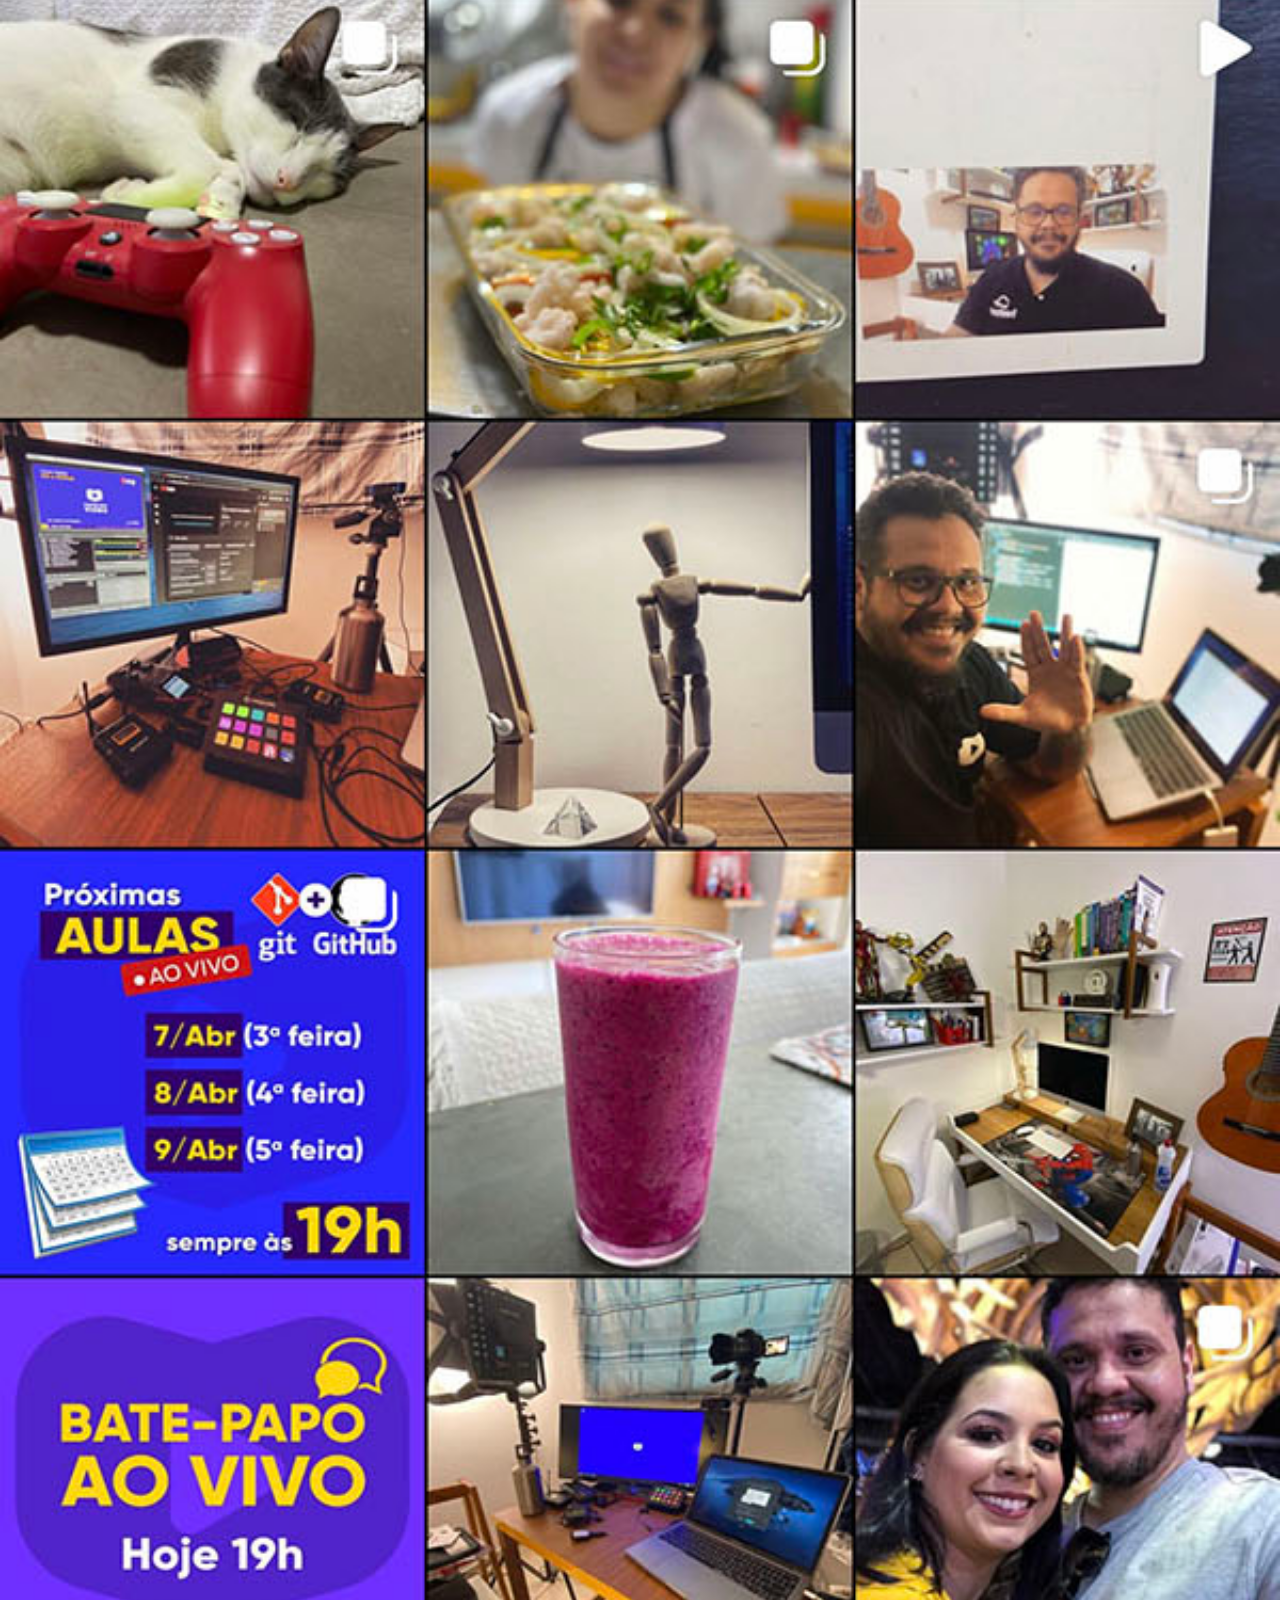
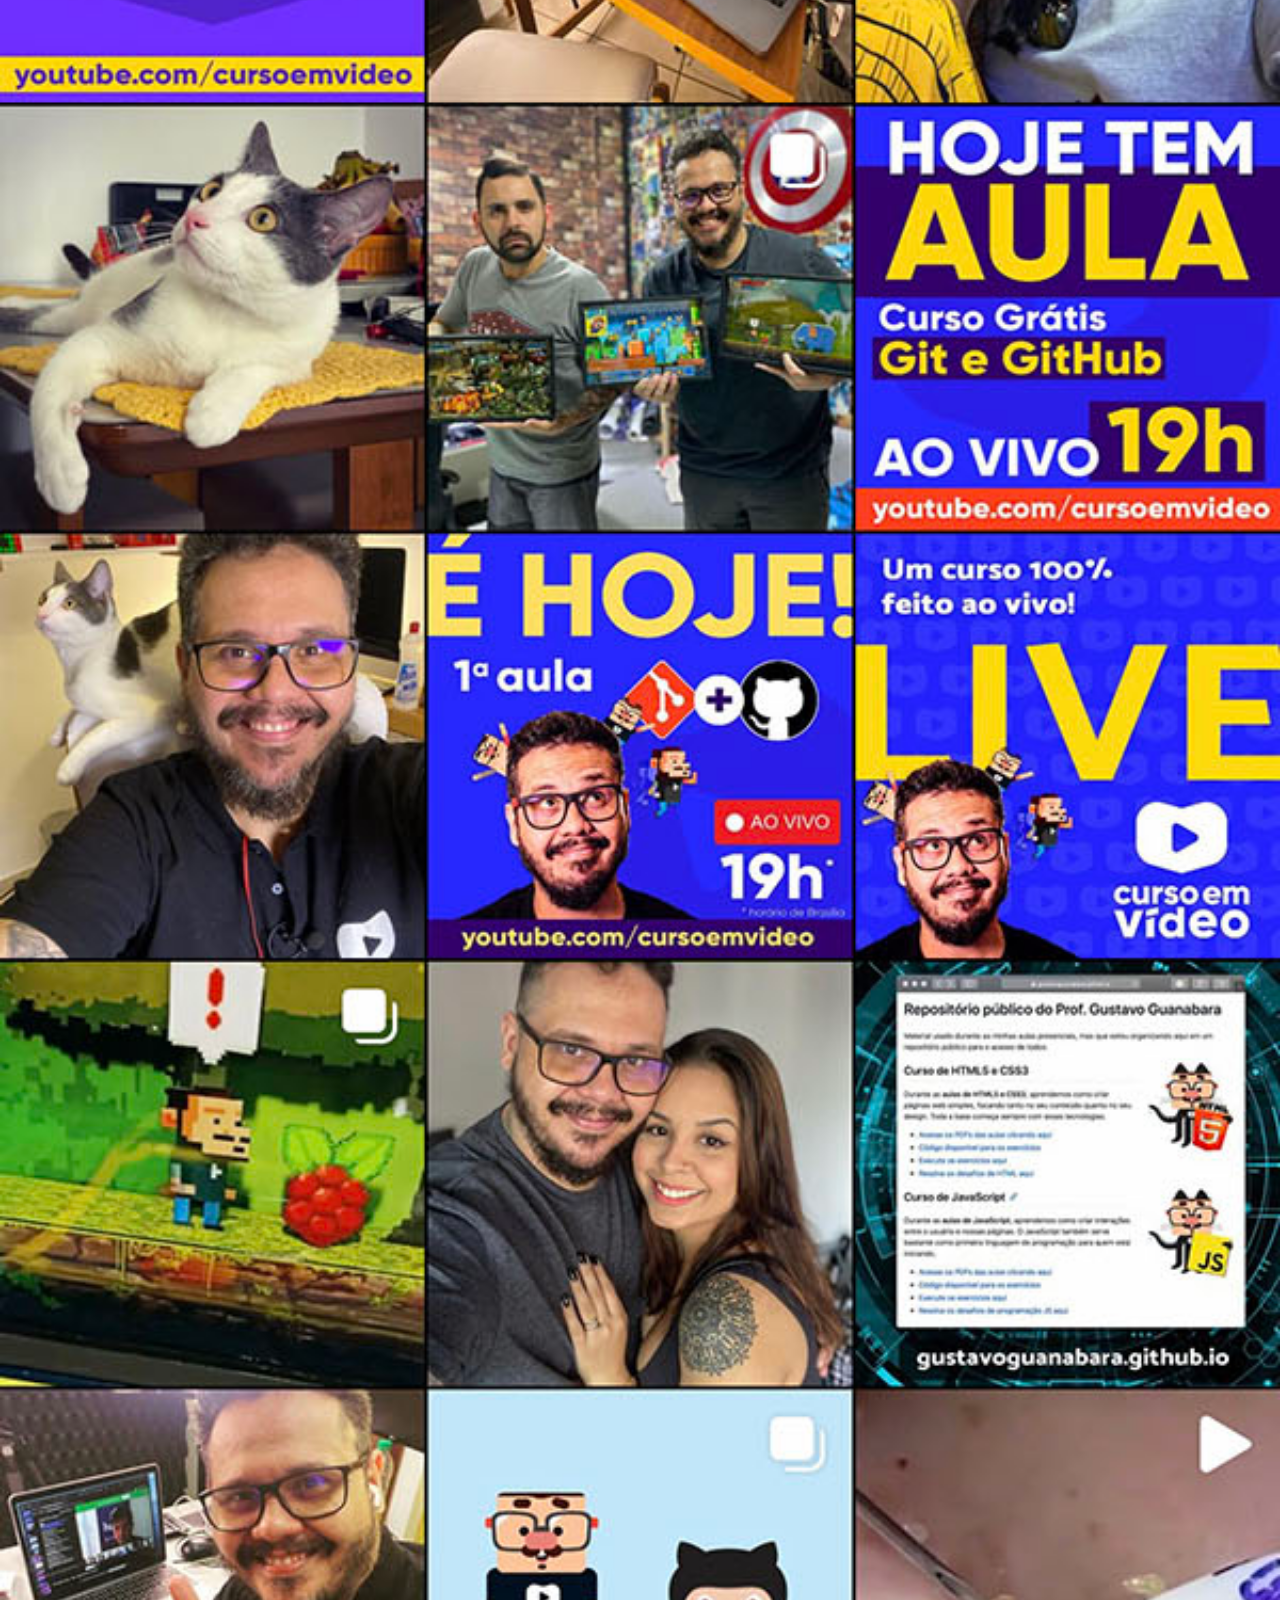
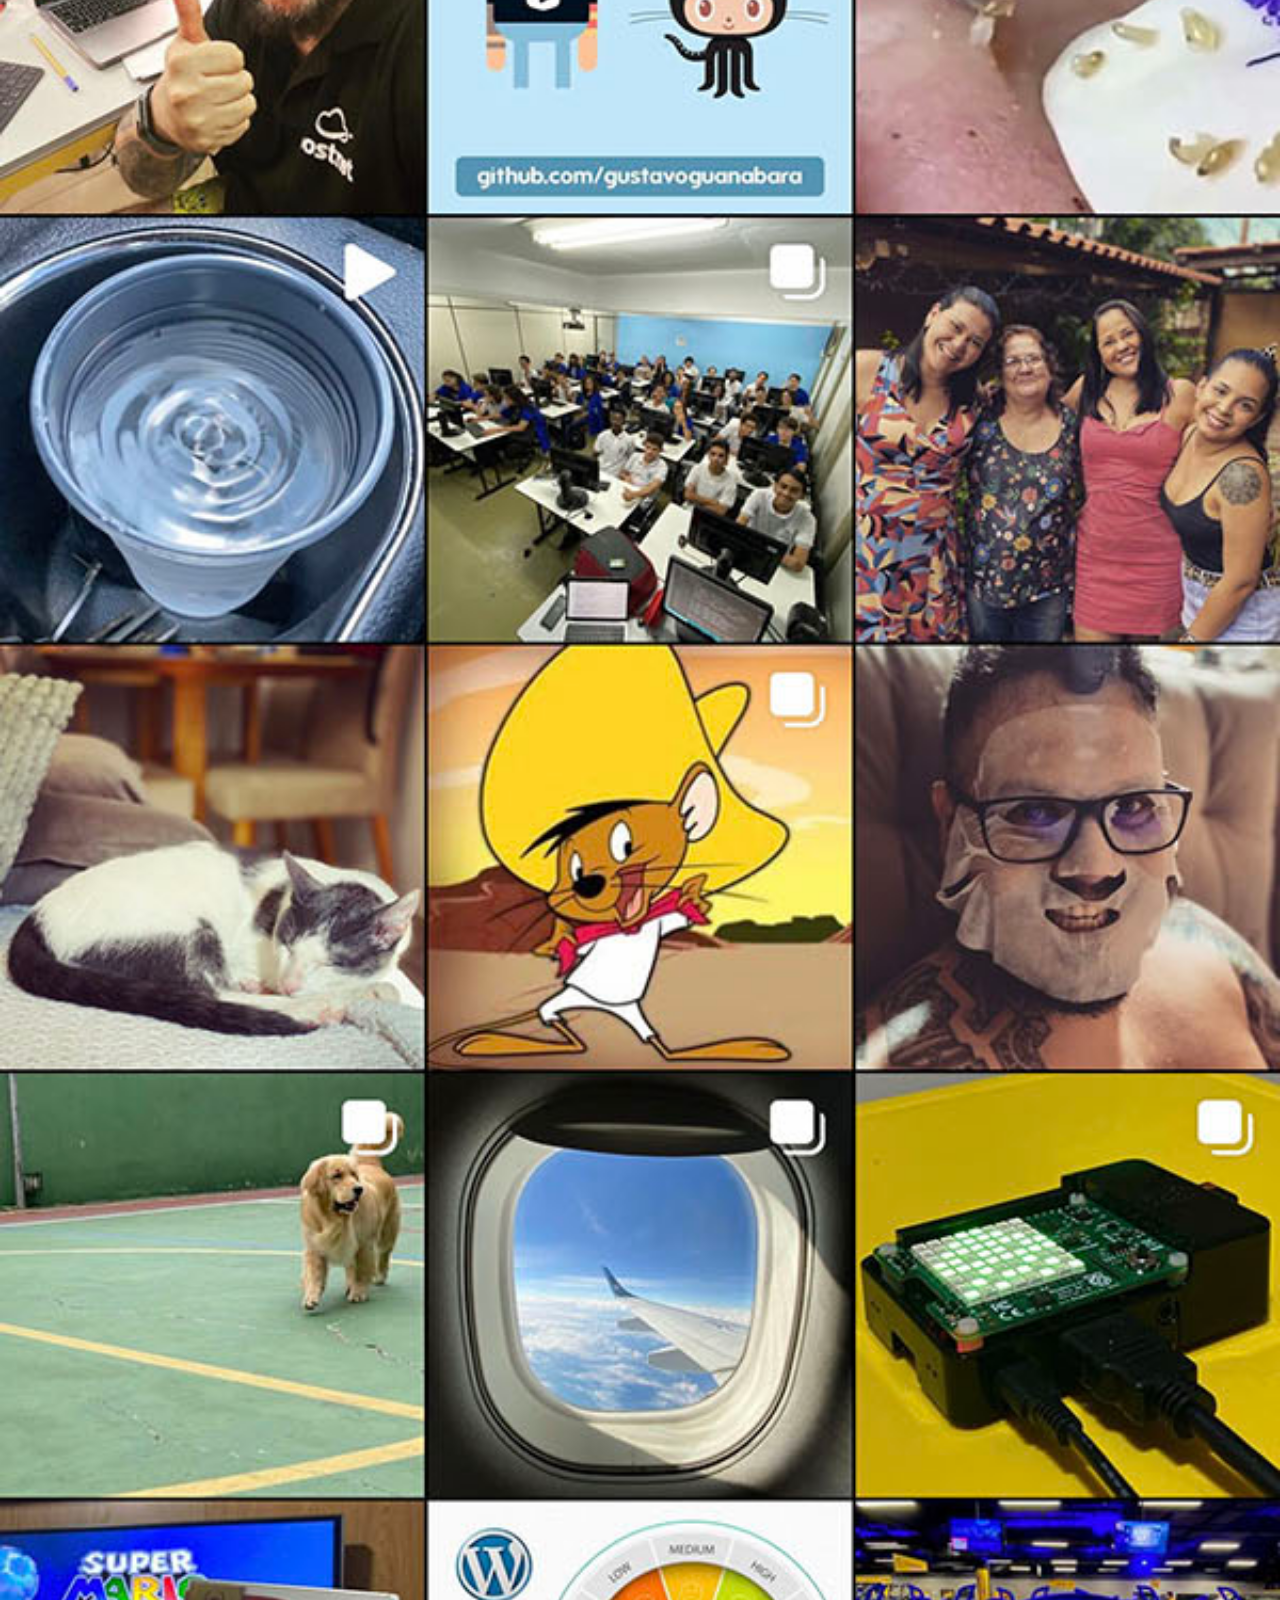
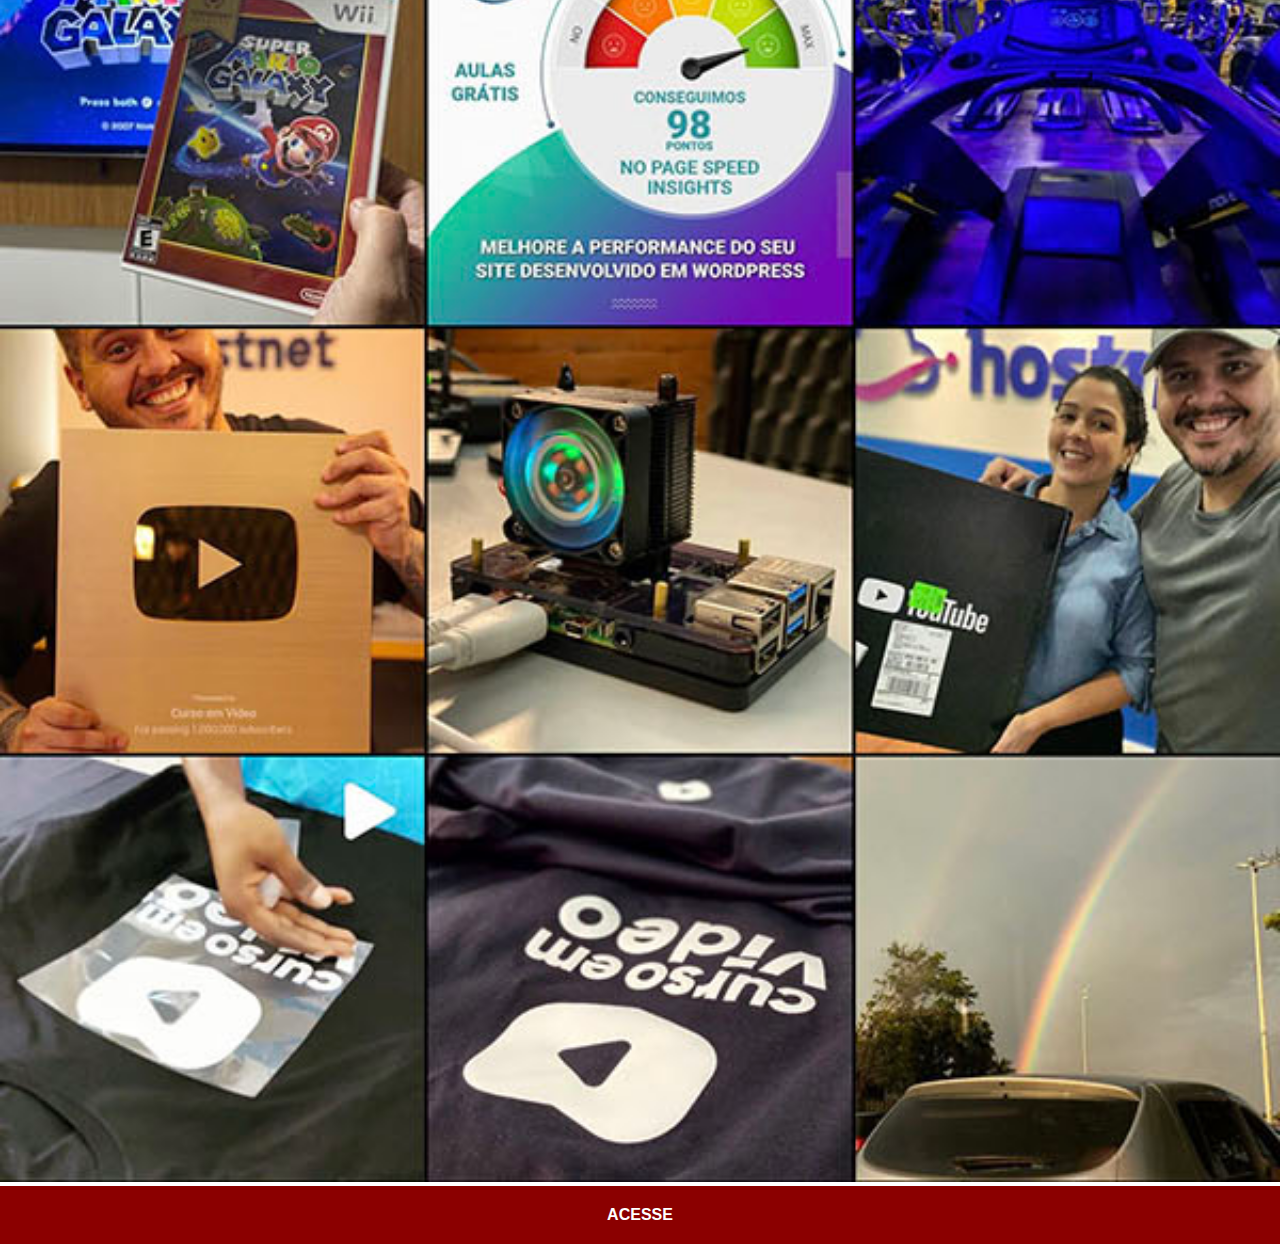
<file: instagram.html>
<!DOCTYPE html>
<html lang="pt-br">
<head>
    <meta charset="UTF-8">
    <meta name="viewport" content="width=device-width, initial-scale=1.0">
    <title>Instagram</title>
    <link rel="stylesheet" href="estilos/social.css">
</head>
<body>
    <img src="imagens/tela-instagram.jpg" alt="Instagram">
    <a href="https://www.instagram.com/gustavoguanabara/" target="_blank">ACESSE</a>
</body>
</html>
</file>
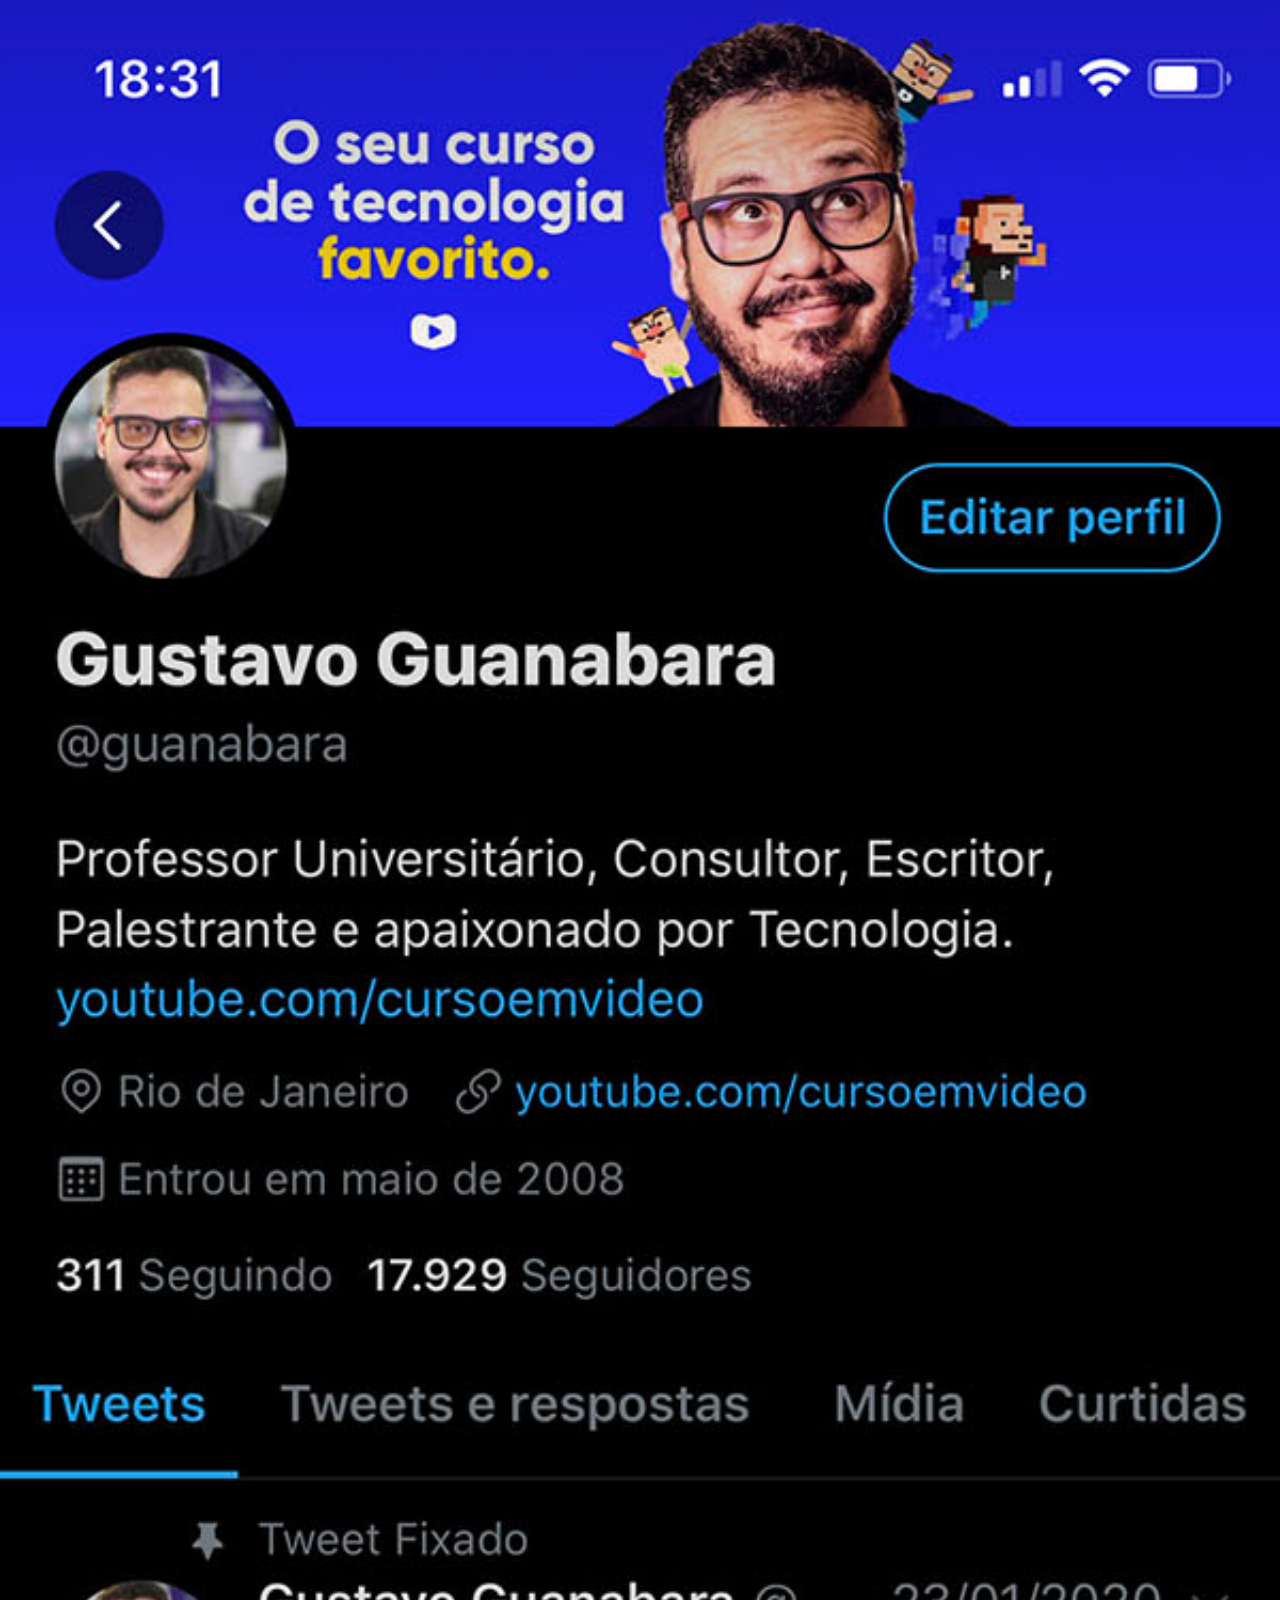
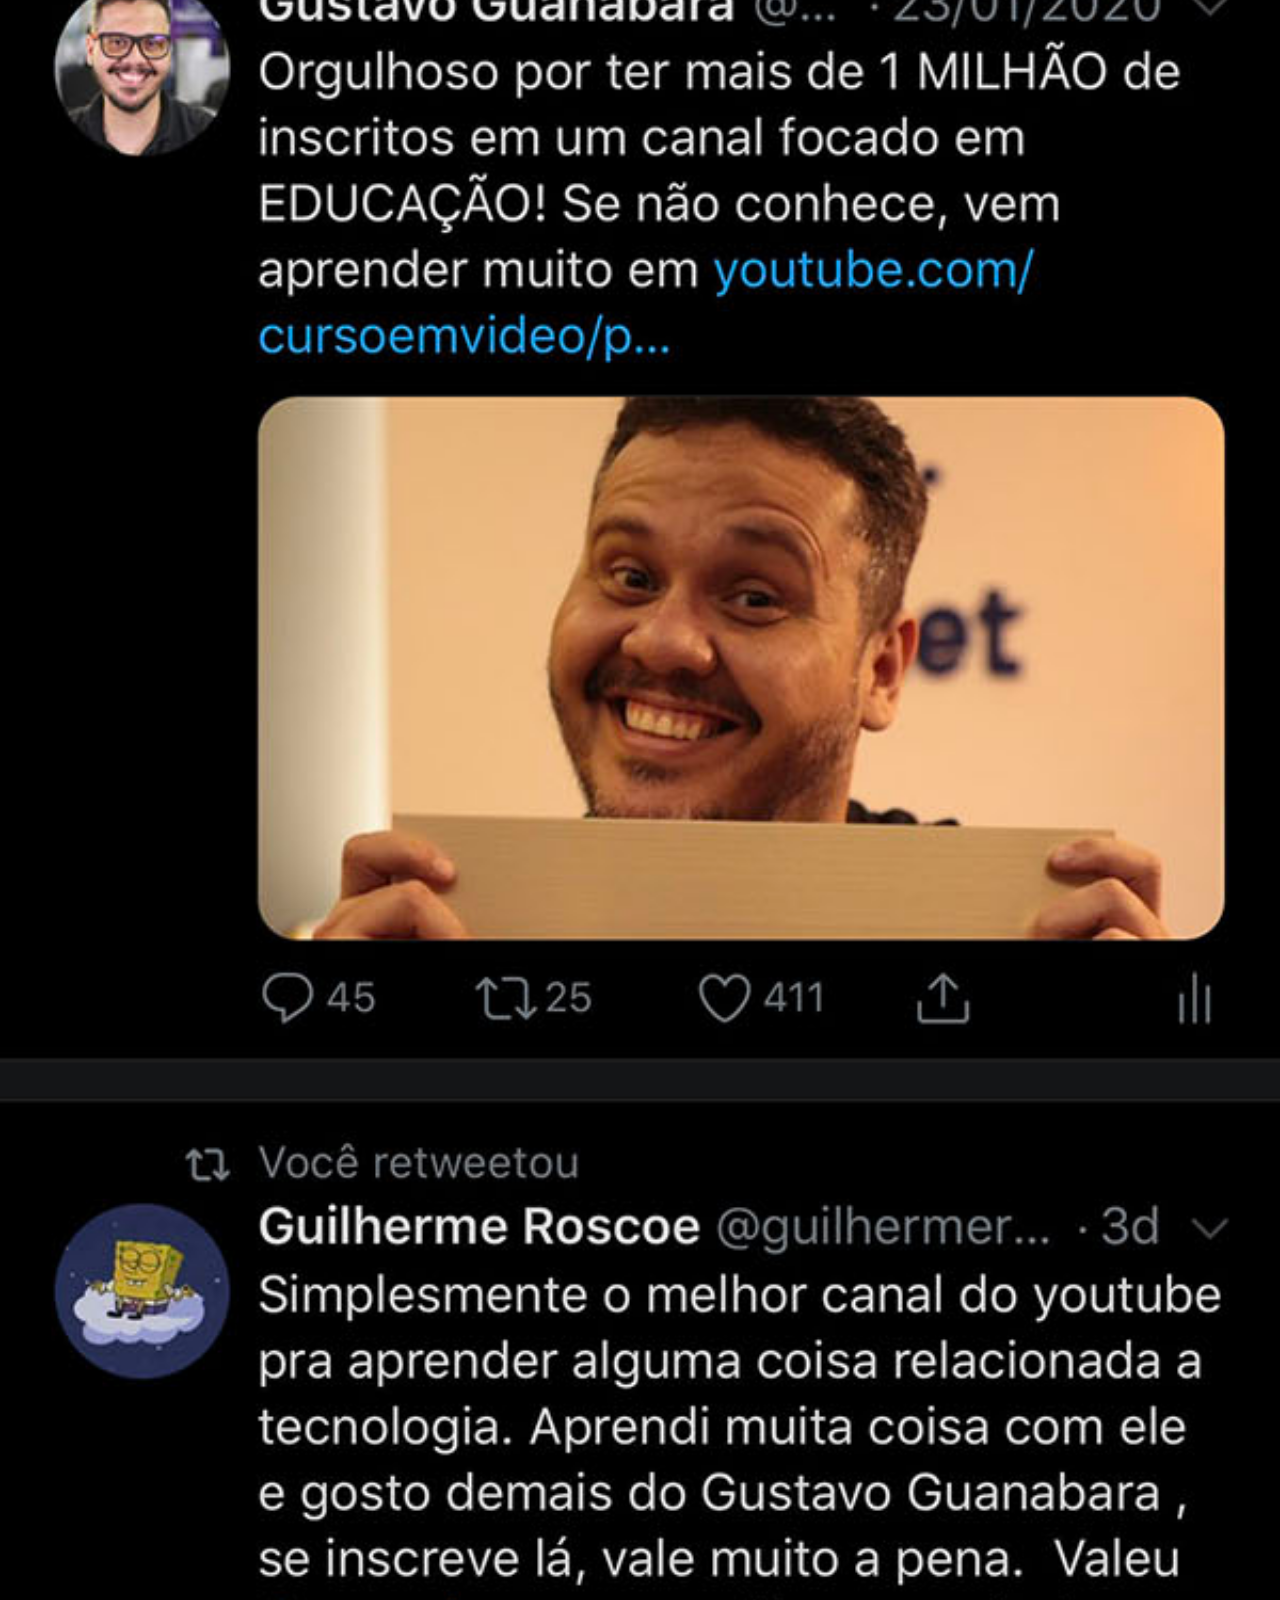
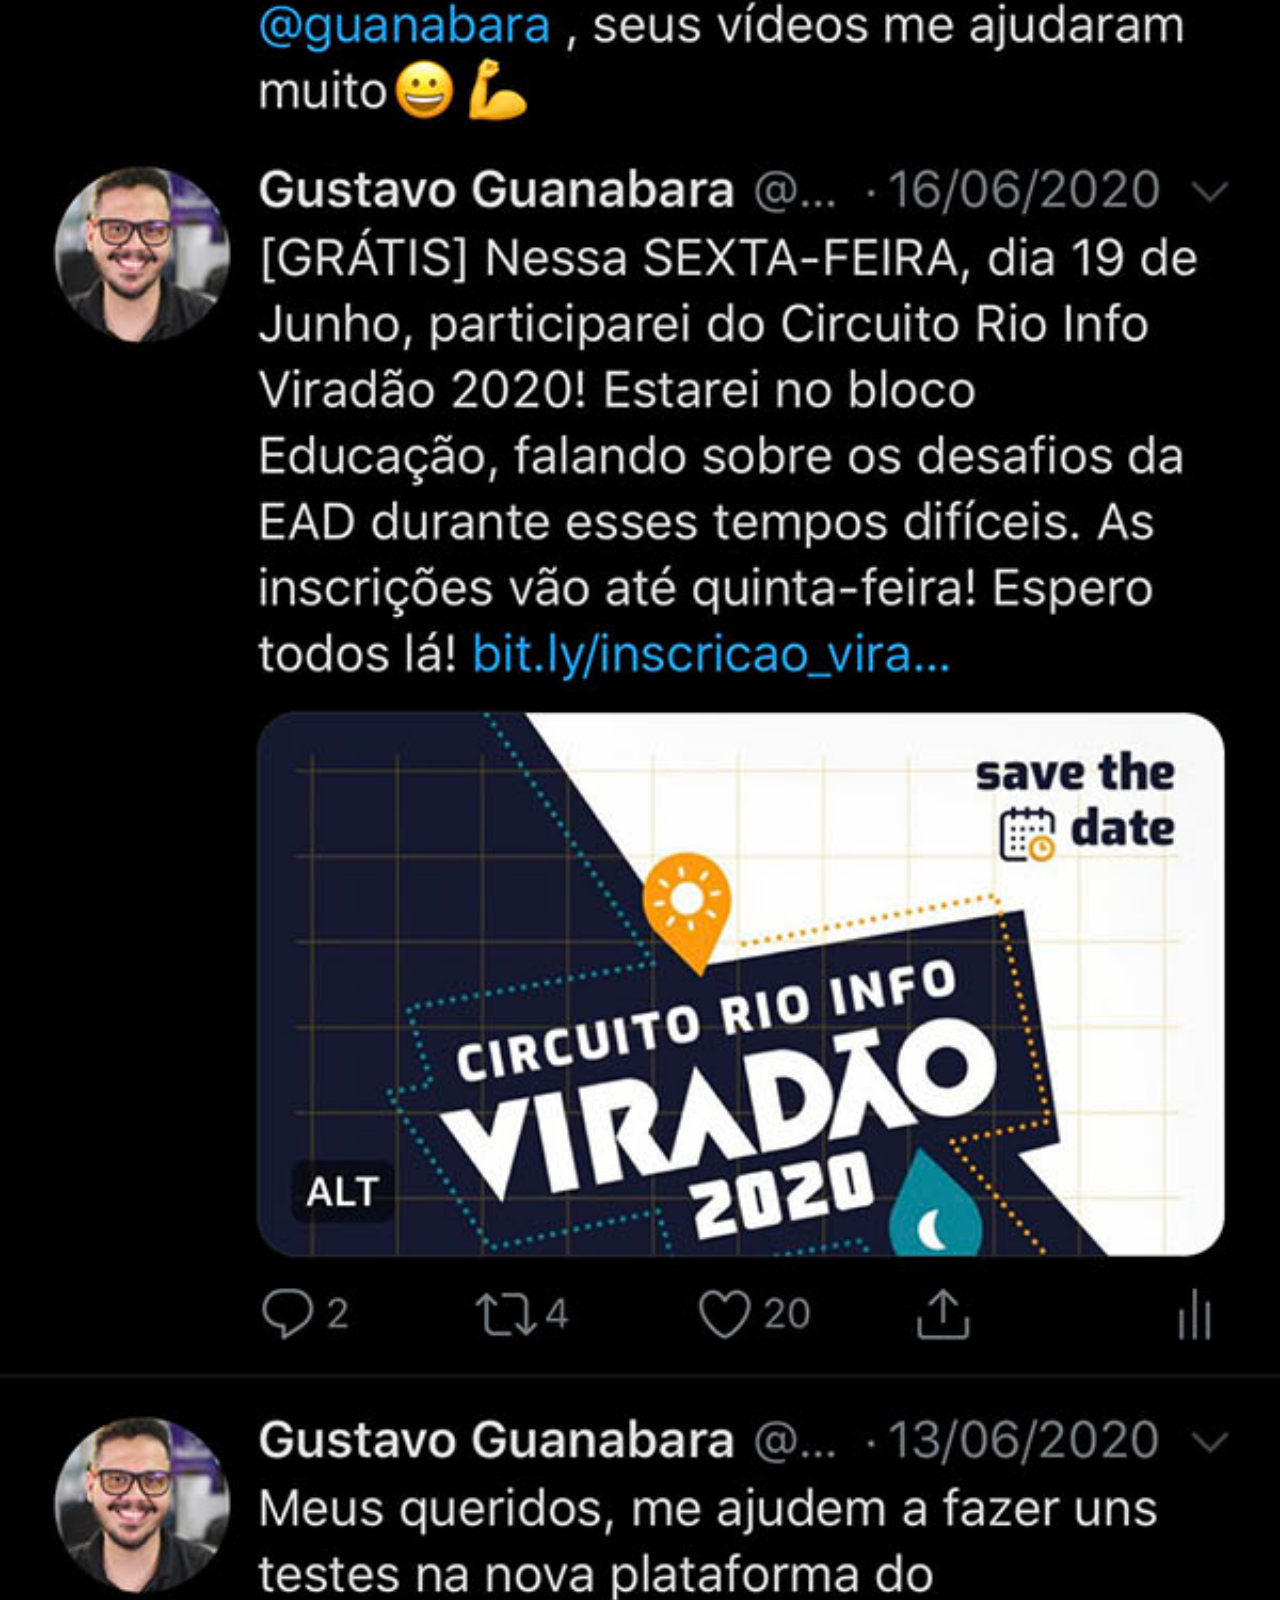
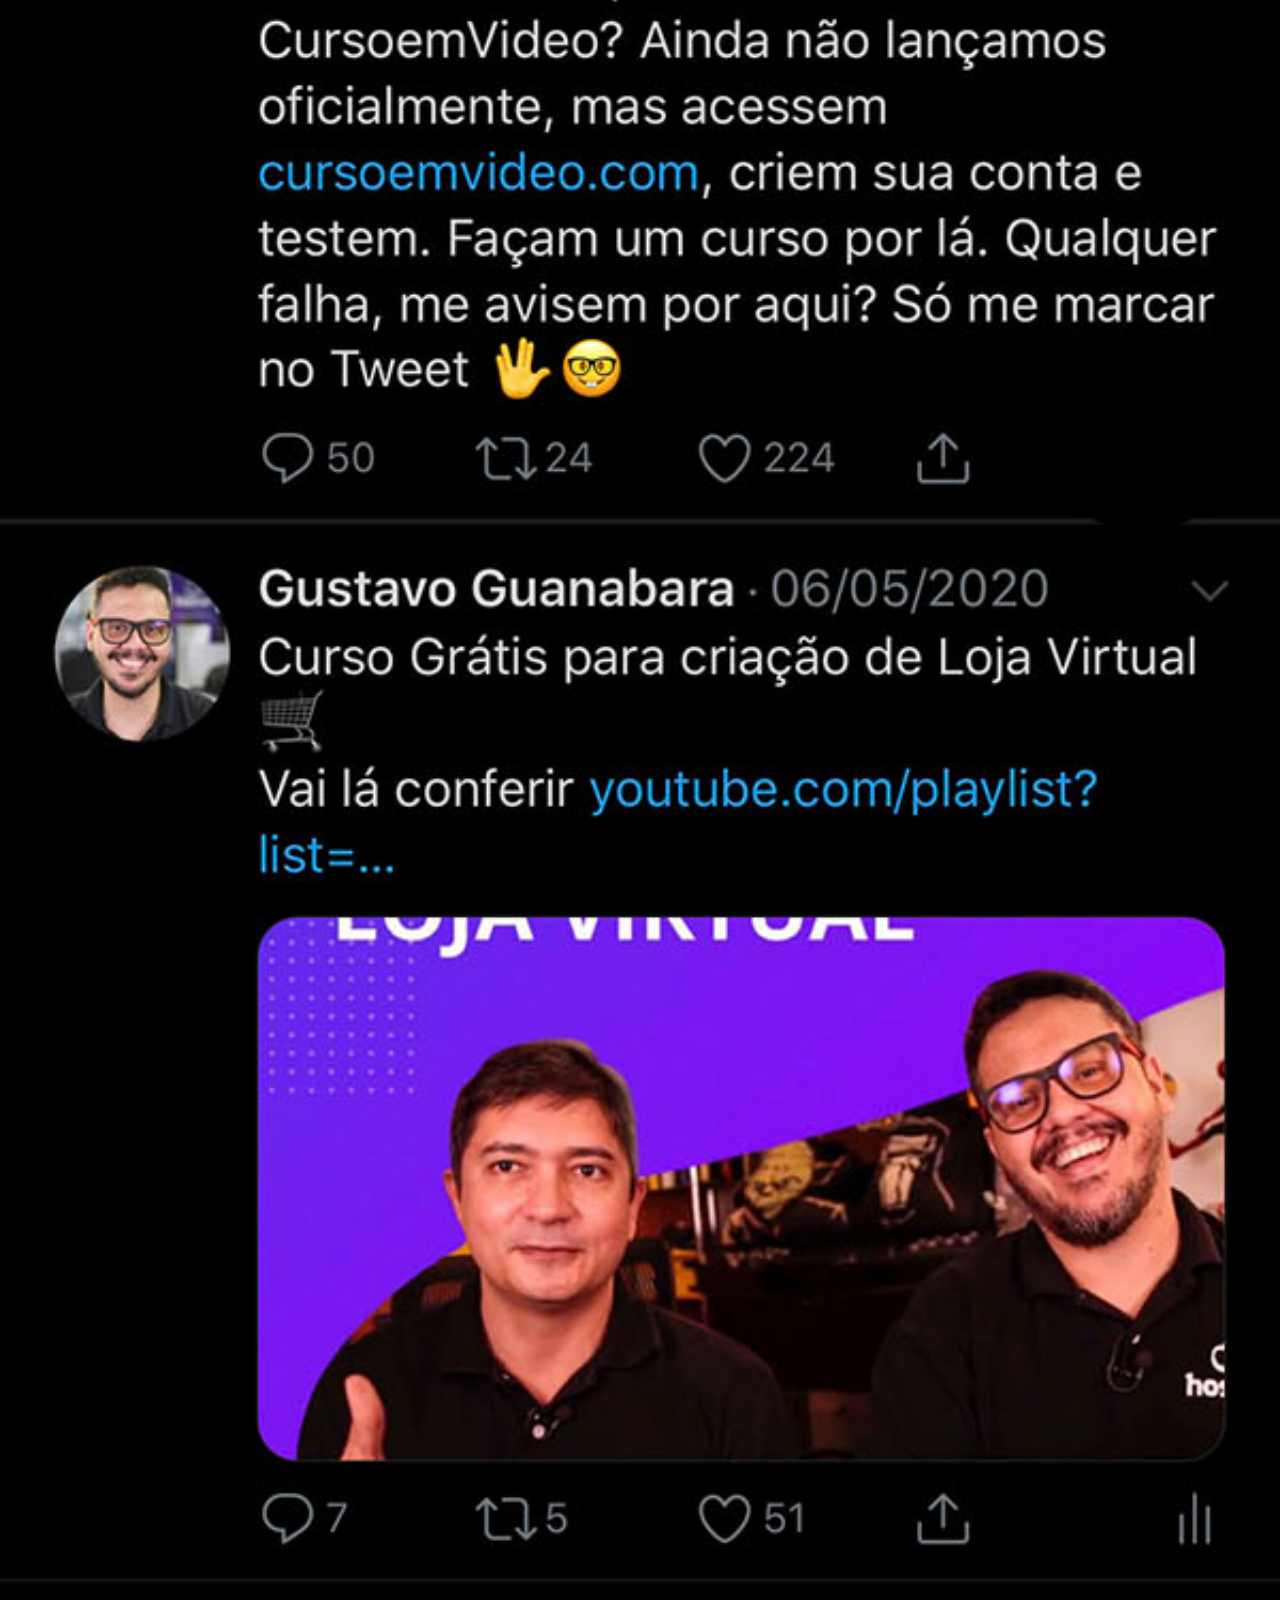
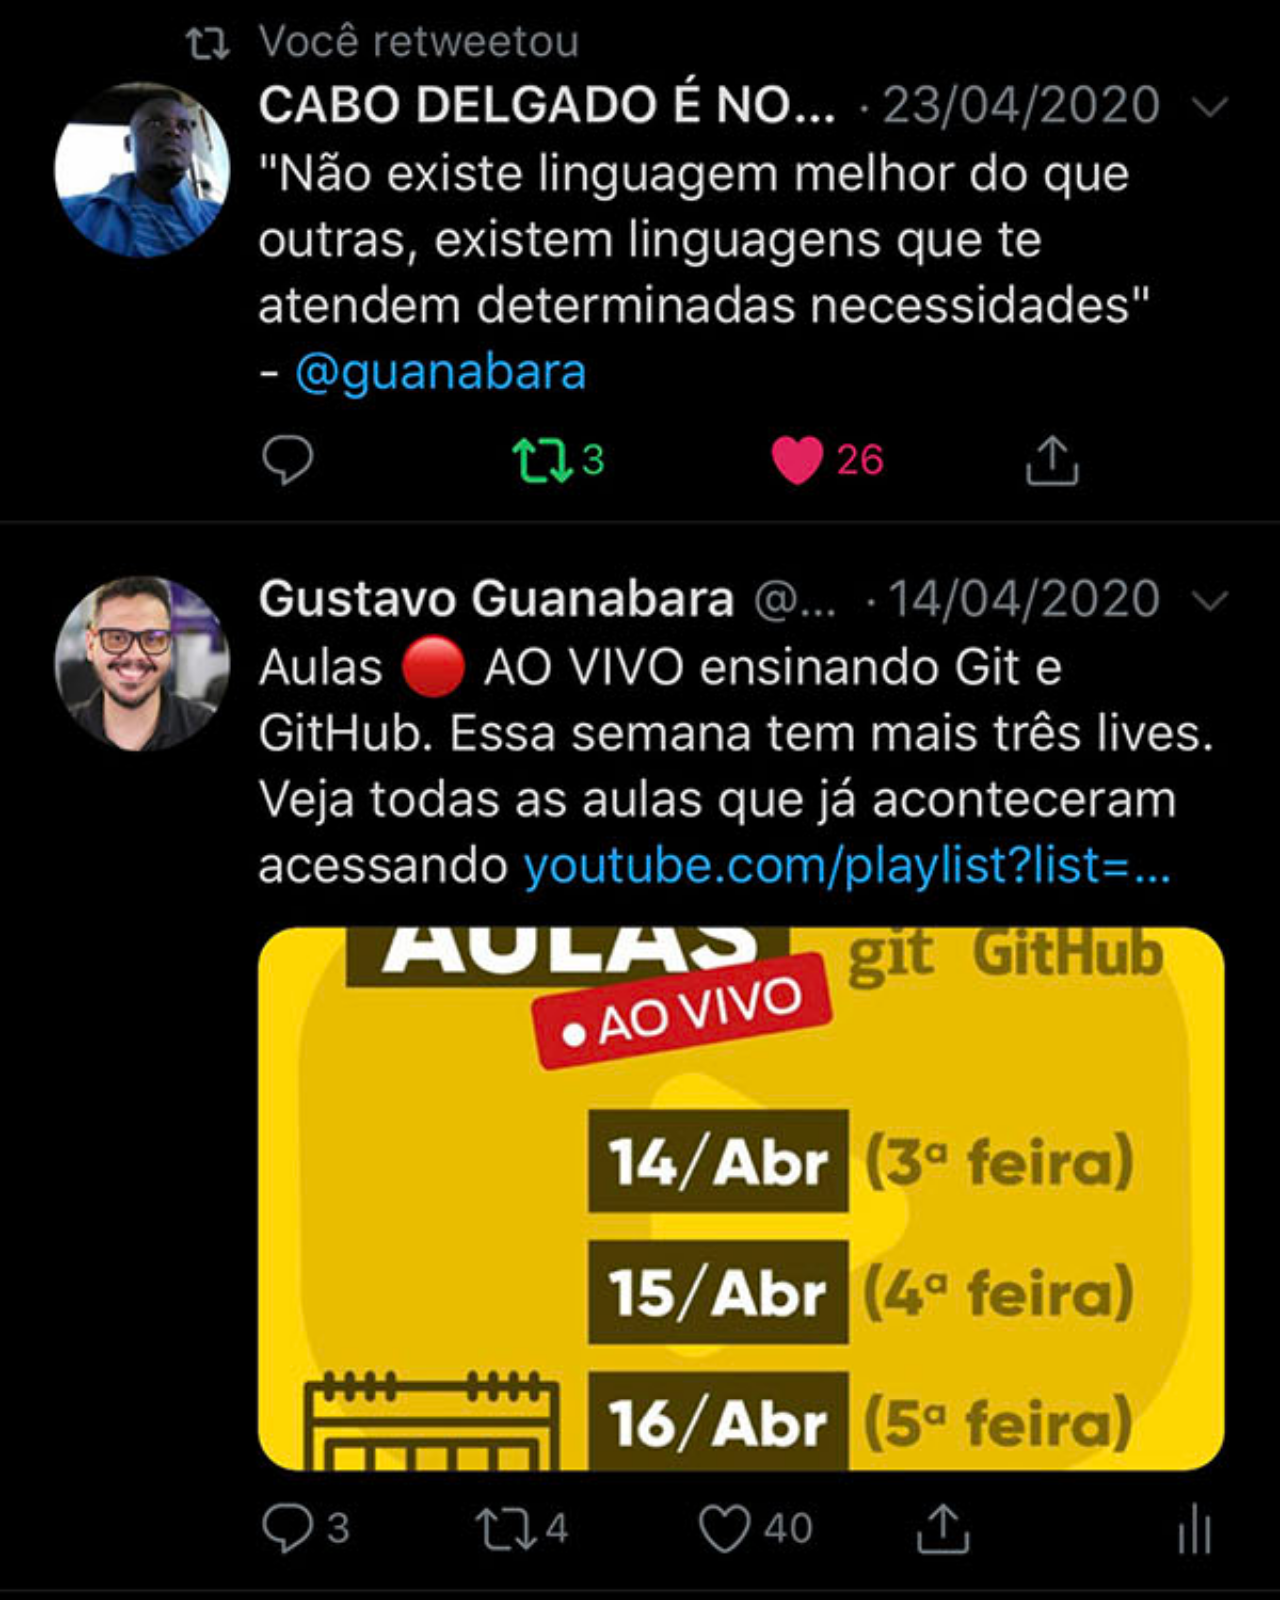
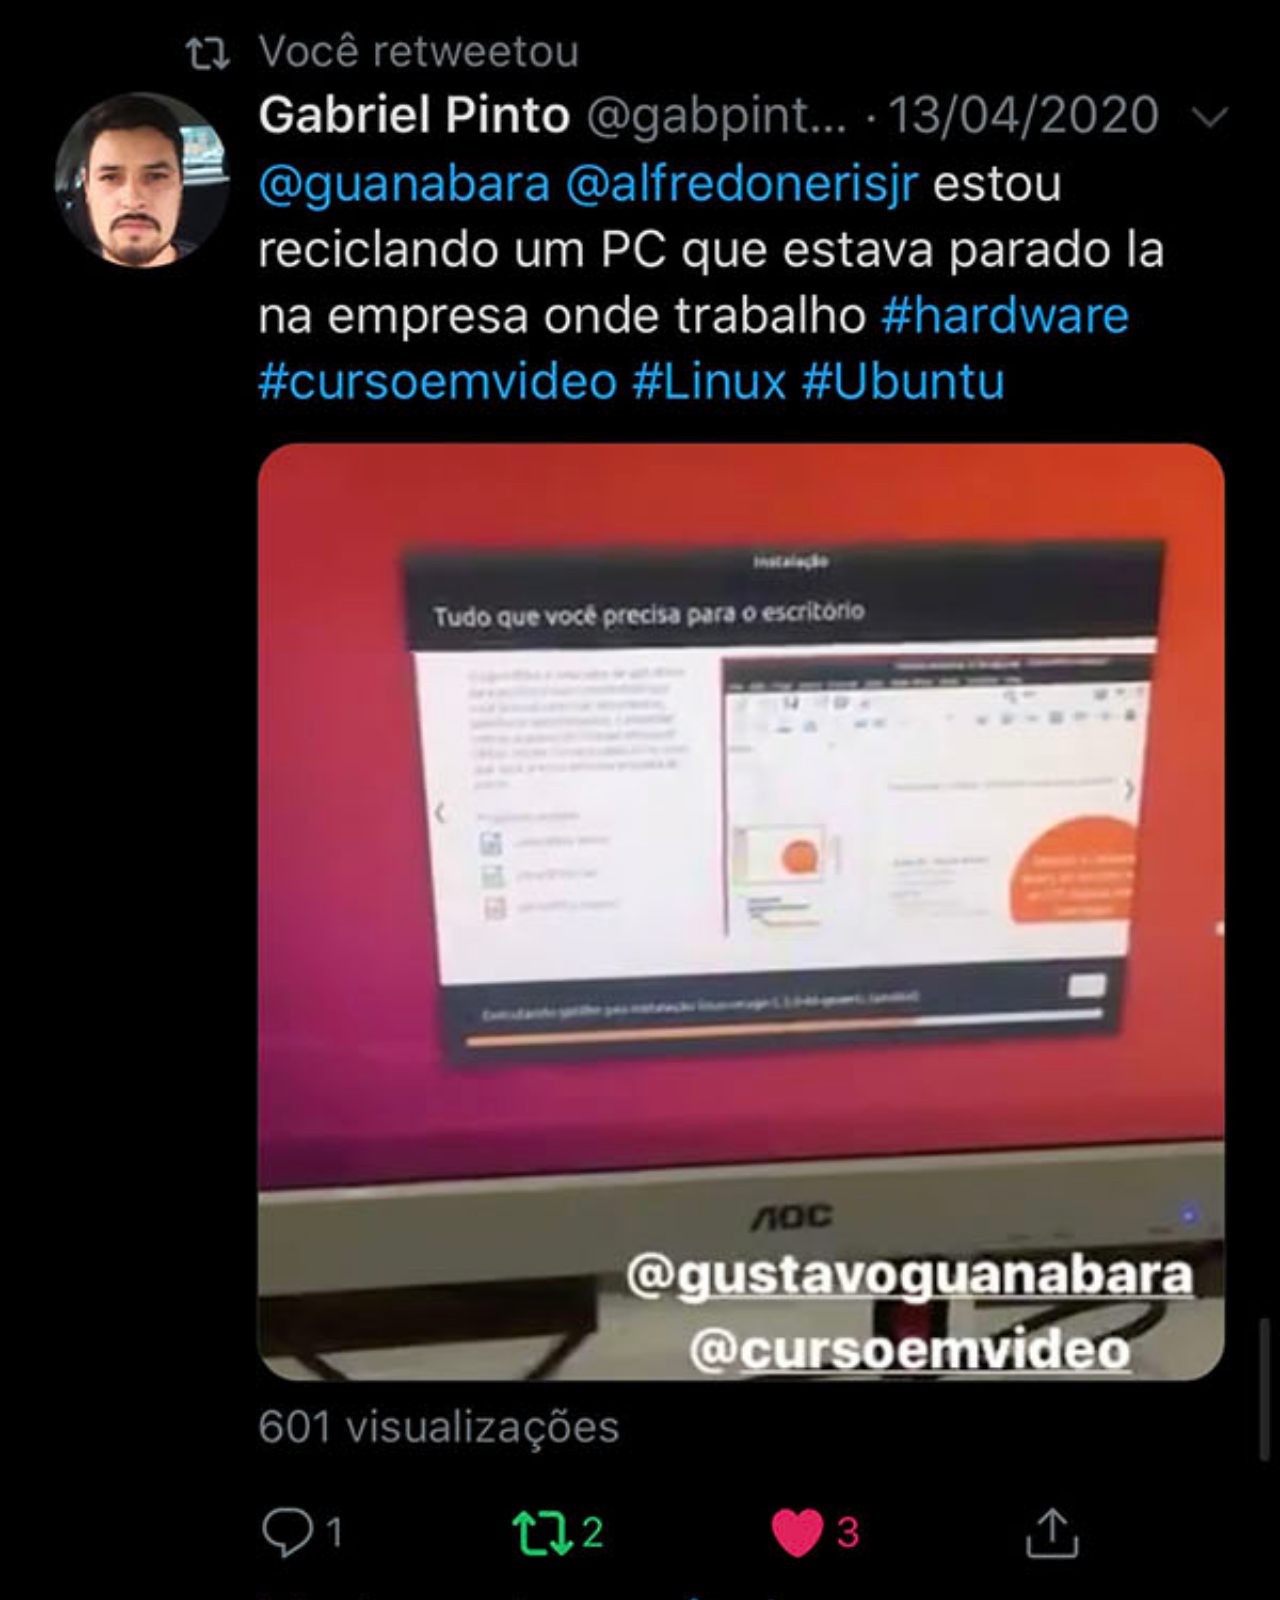
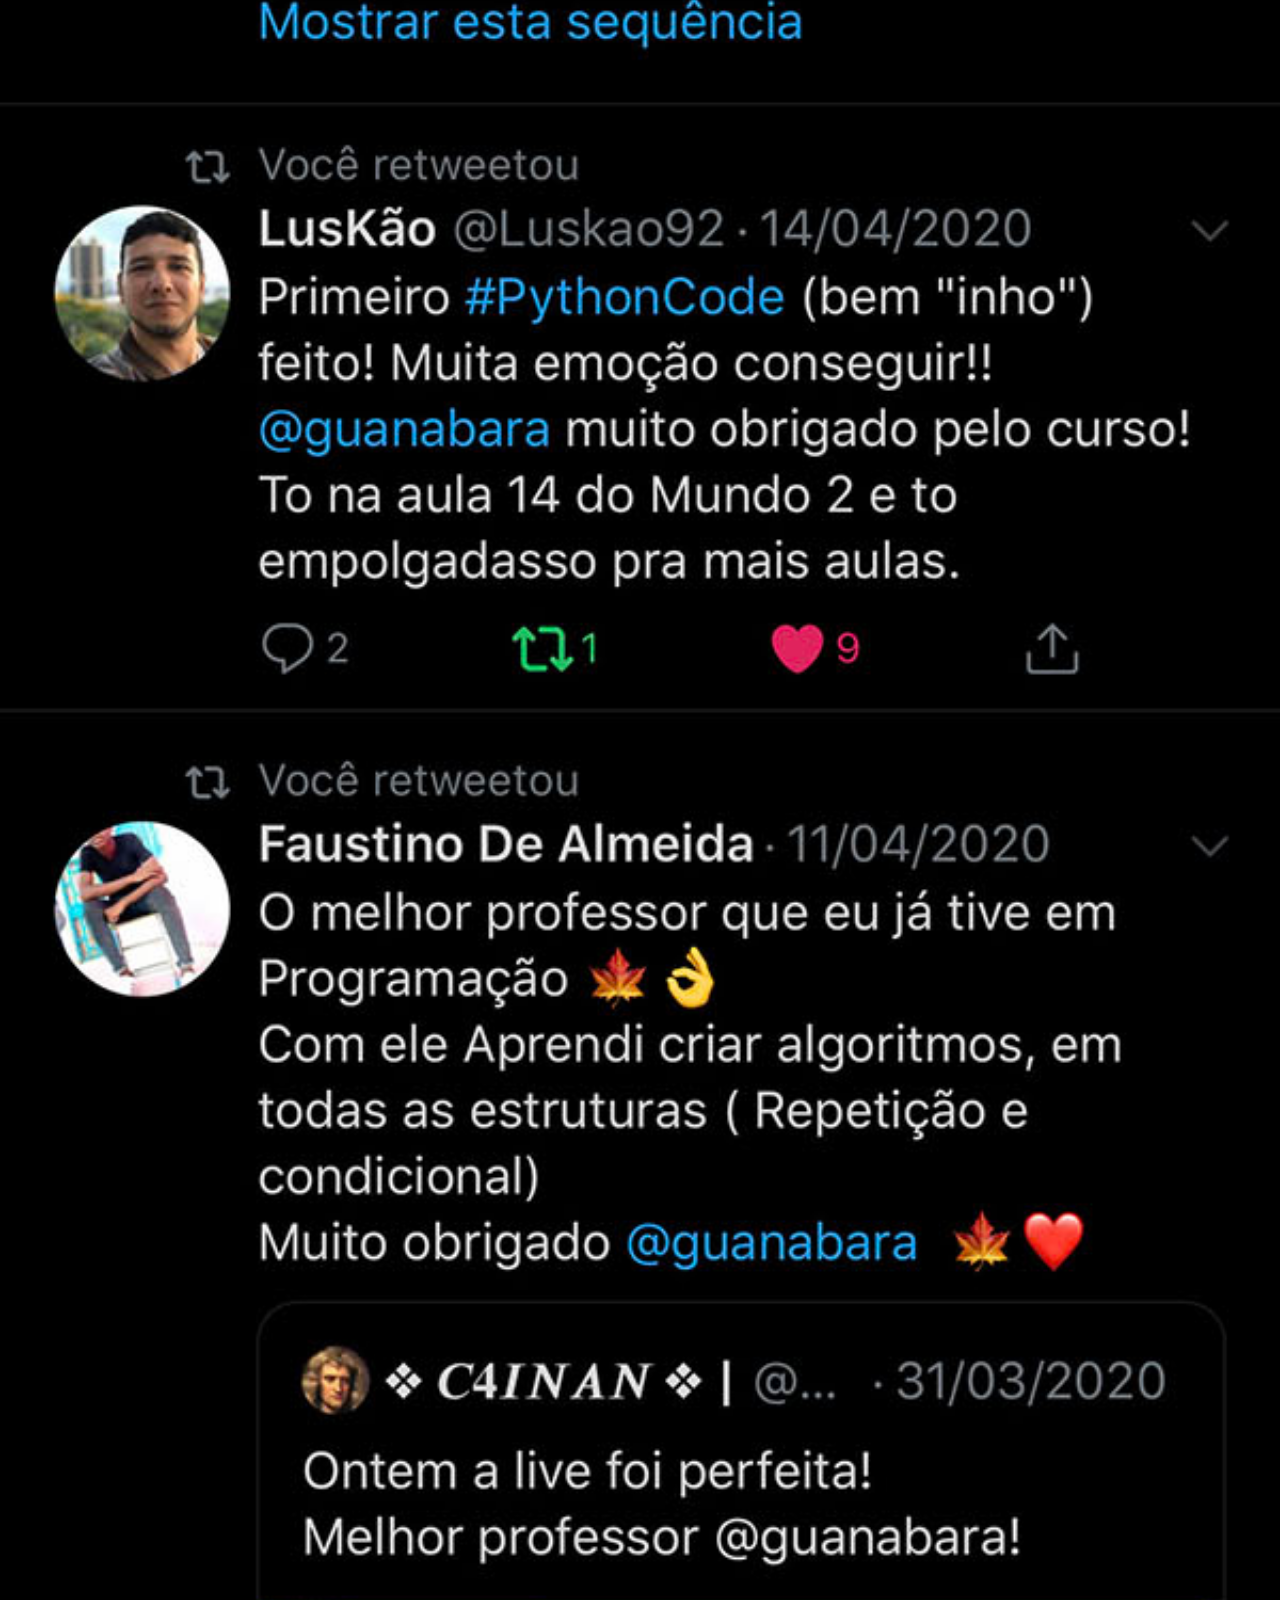
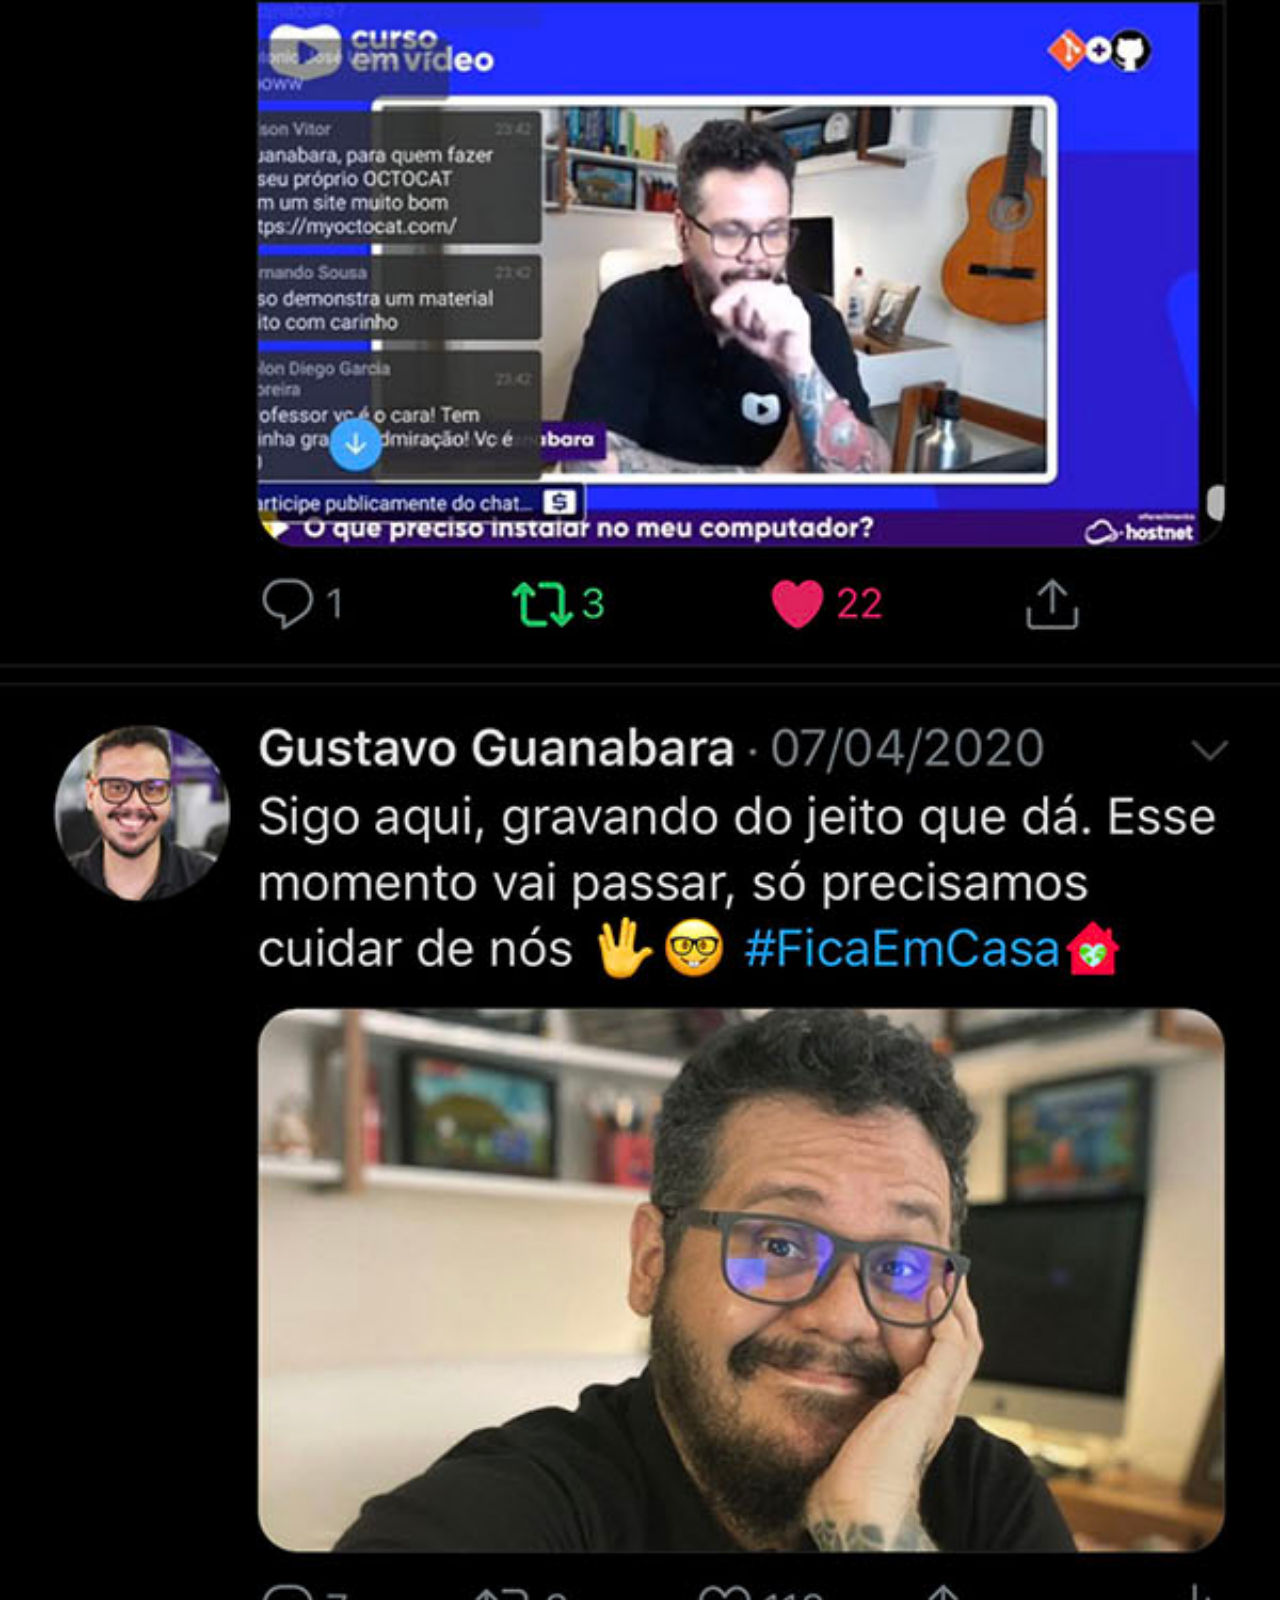
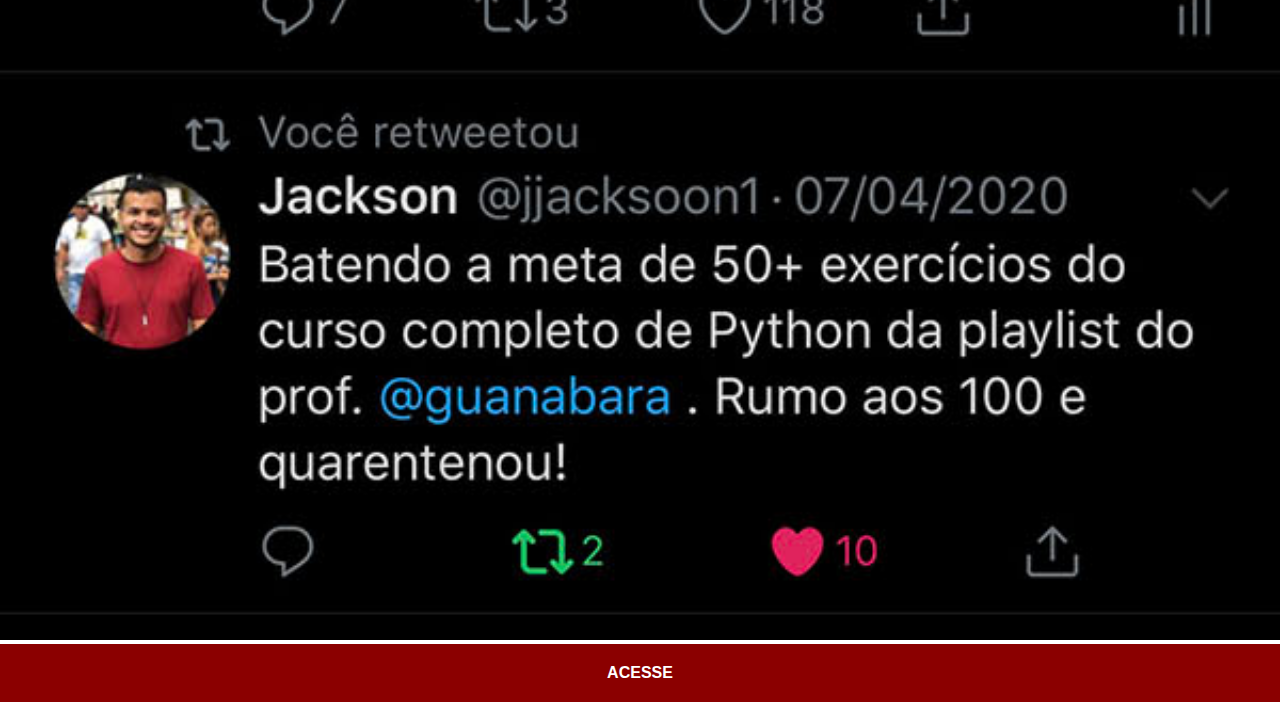
<file: twitter.html>
<!DOCTYPE html>
<html lang="pt-br">
<head>
    <meta charset="UTF-8">
    <meta name="viewport" content="width=device-width, initial-scale=1.0">
    <title>Twitter</title>
    <link rel="stylesheet" href="estilos/social.css">
</head>
<body>
    <img src="imagens/tela-twitter.jpg" alt="Twitter">
    <a href="https://twitter.com/guanabara" target="_blank">ACESSE</a>
</body>
</html>
</file>
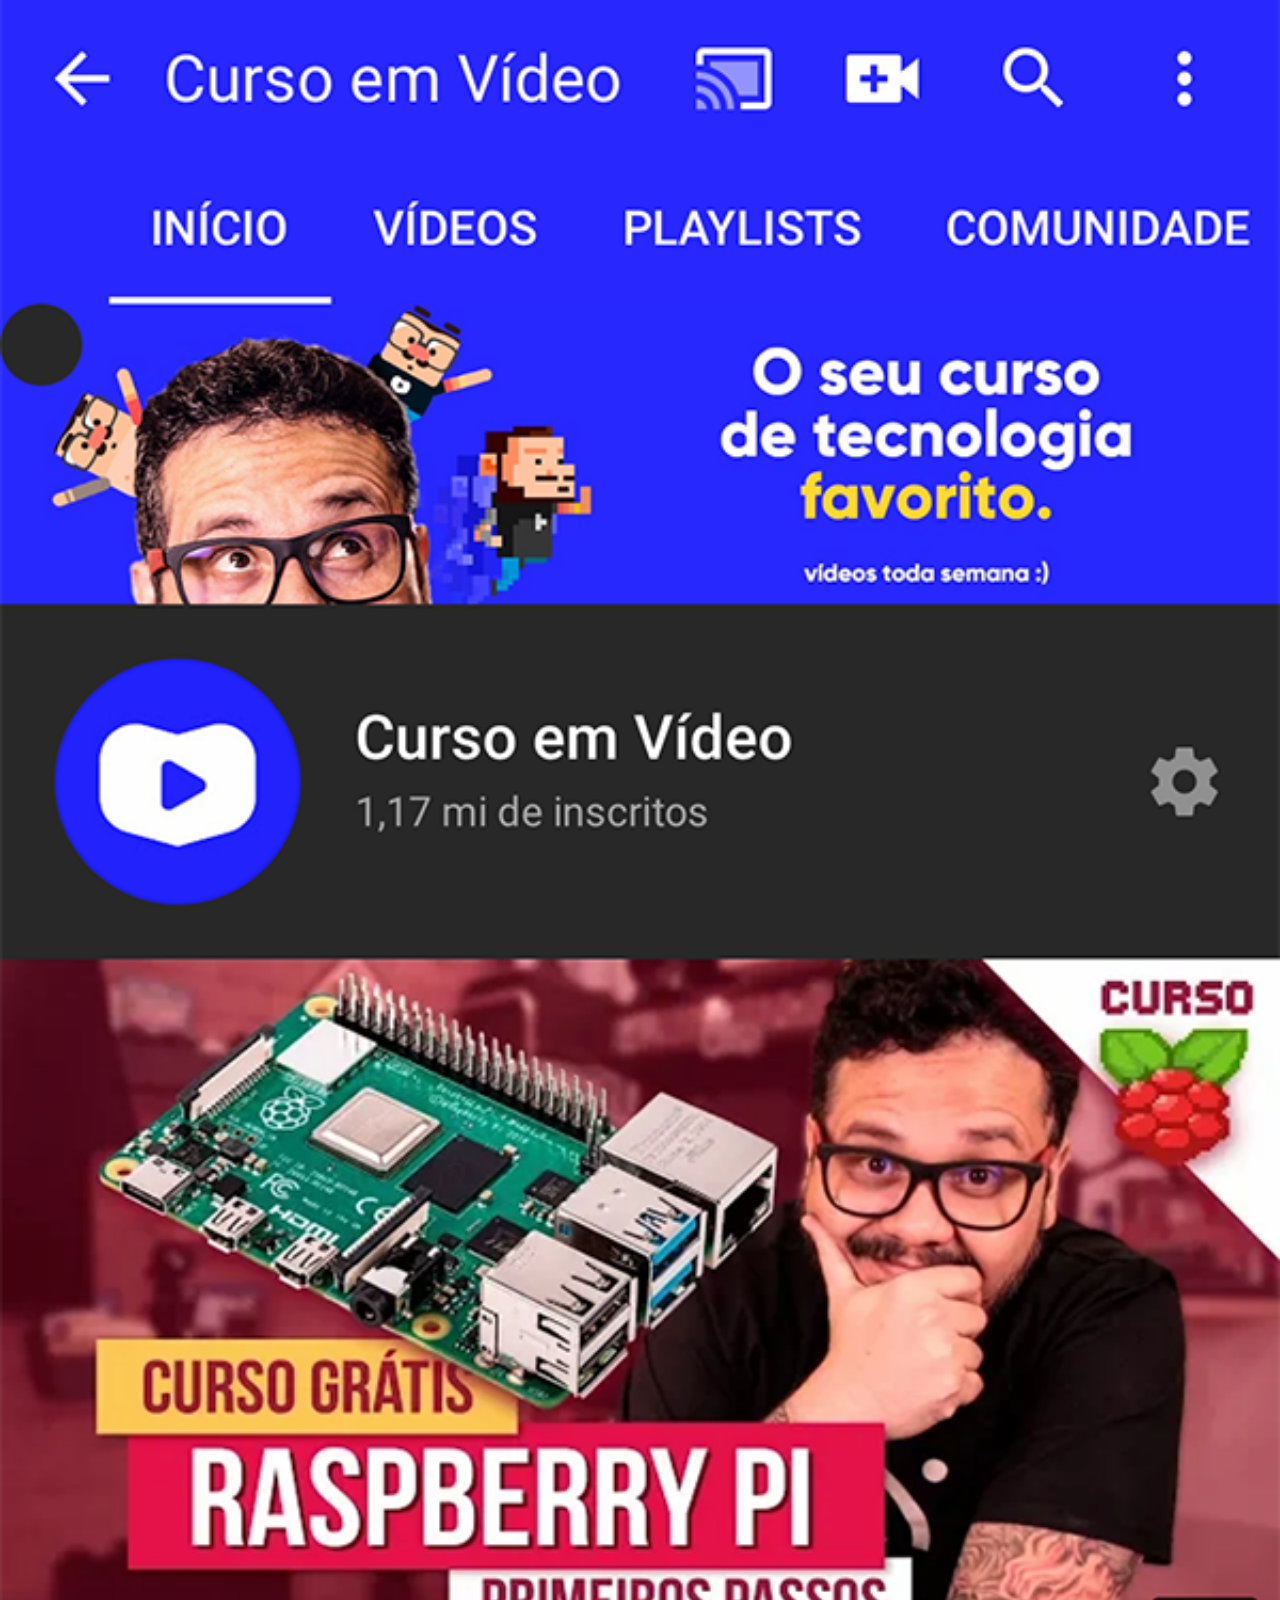
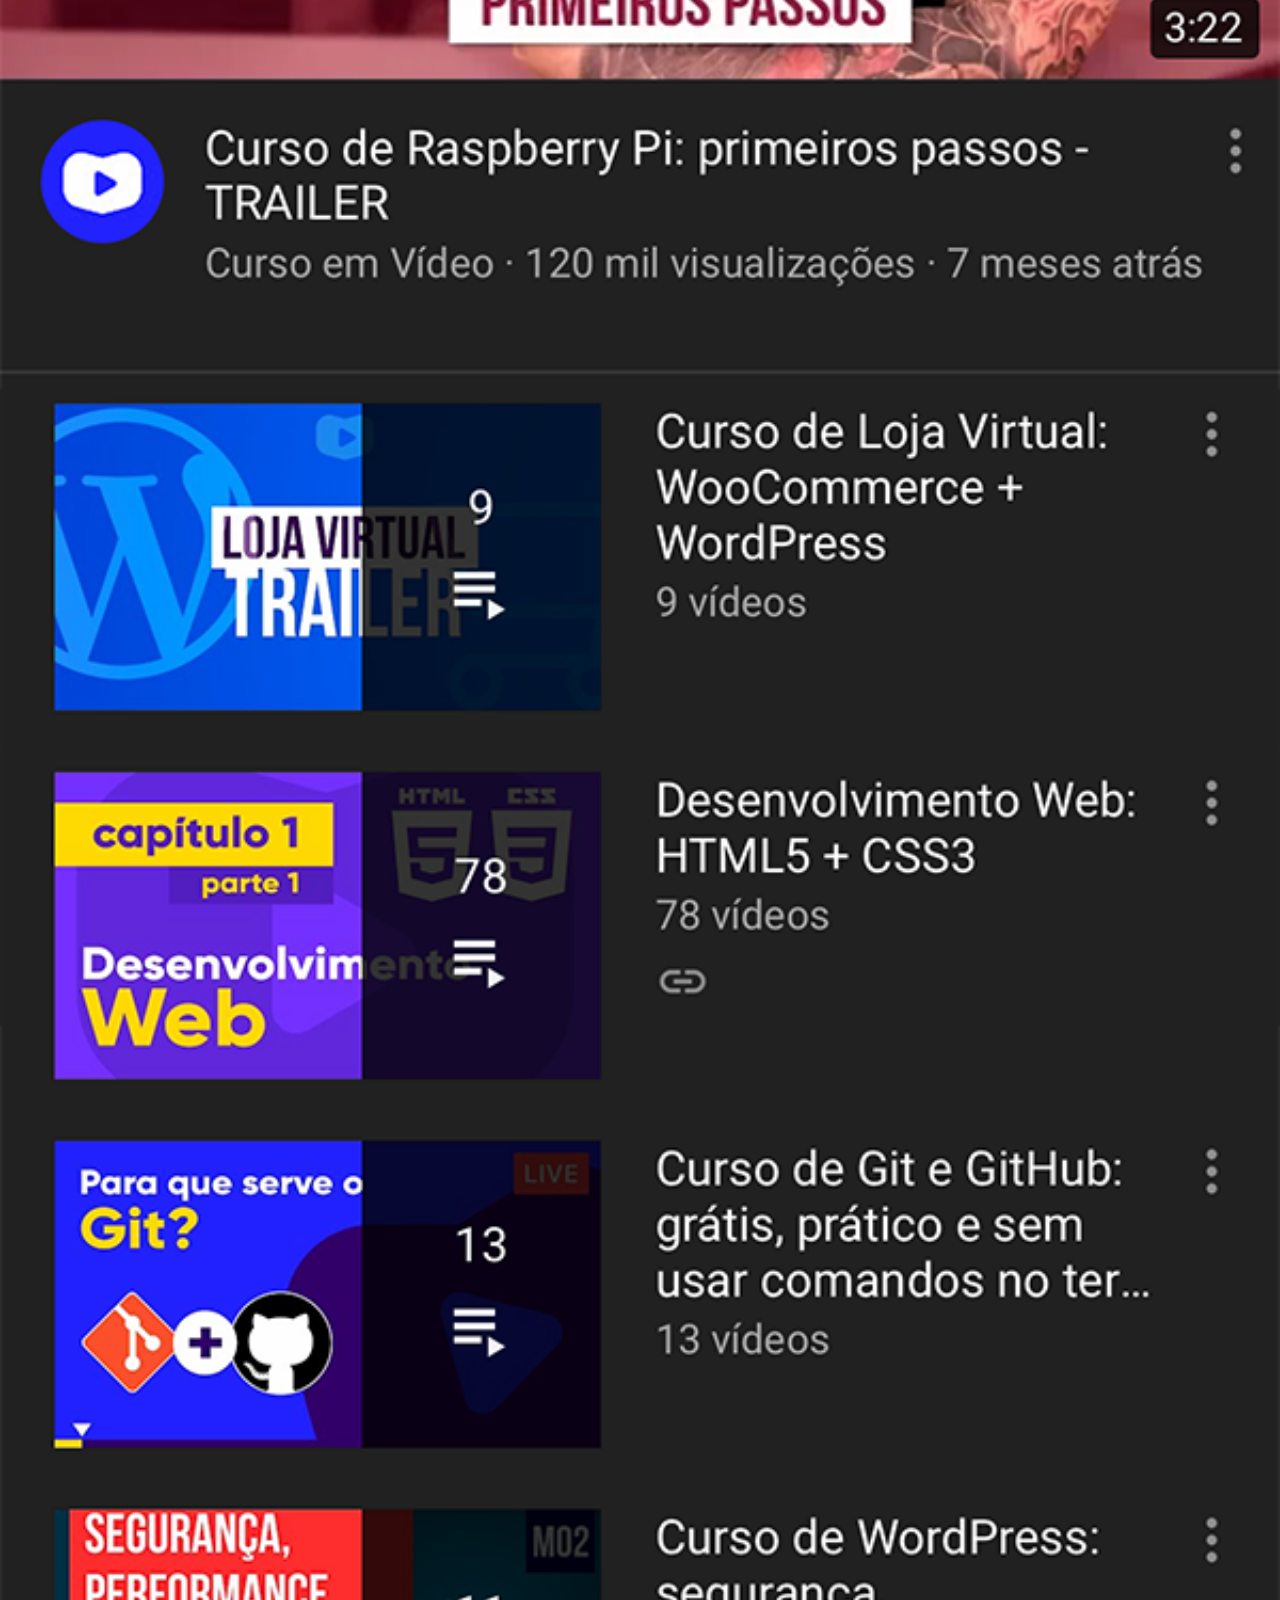
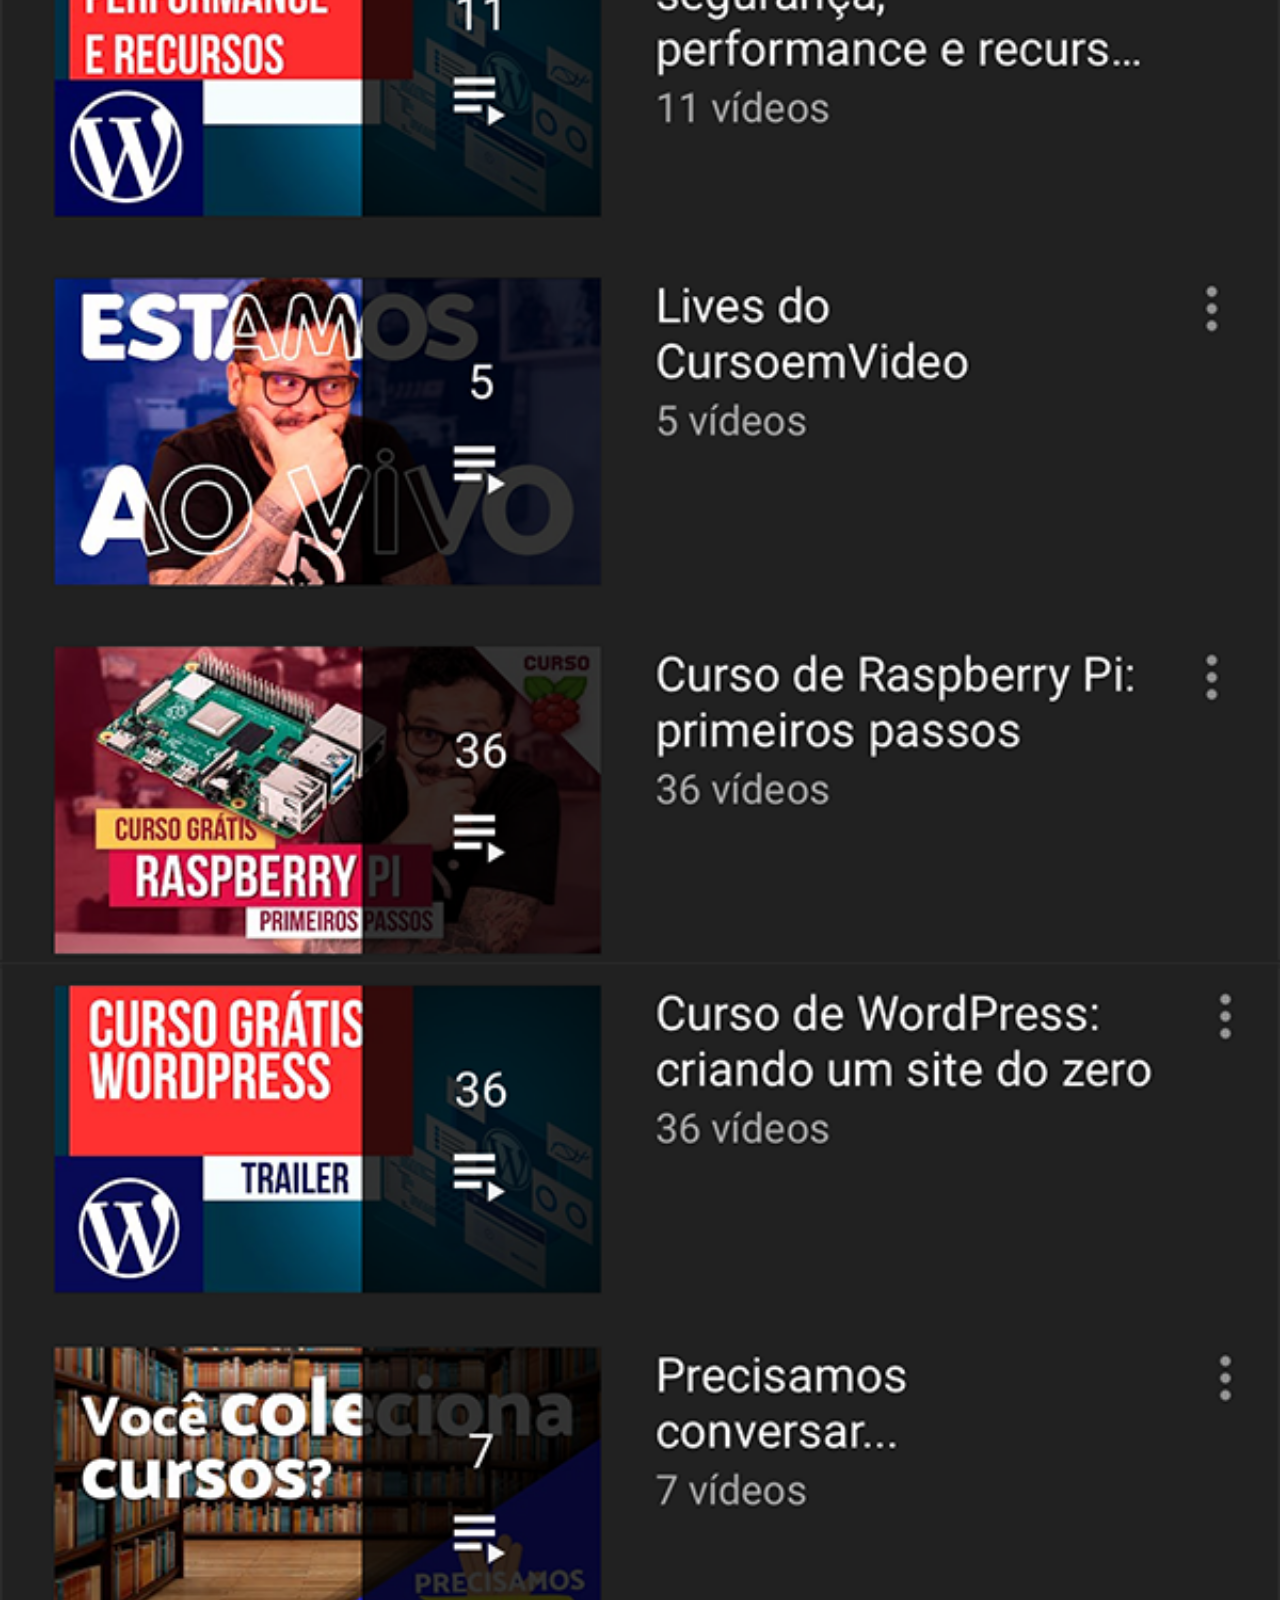
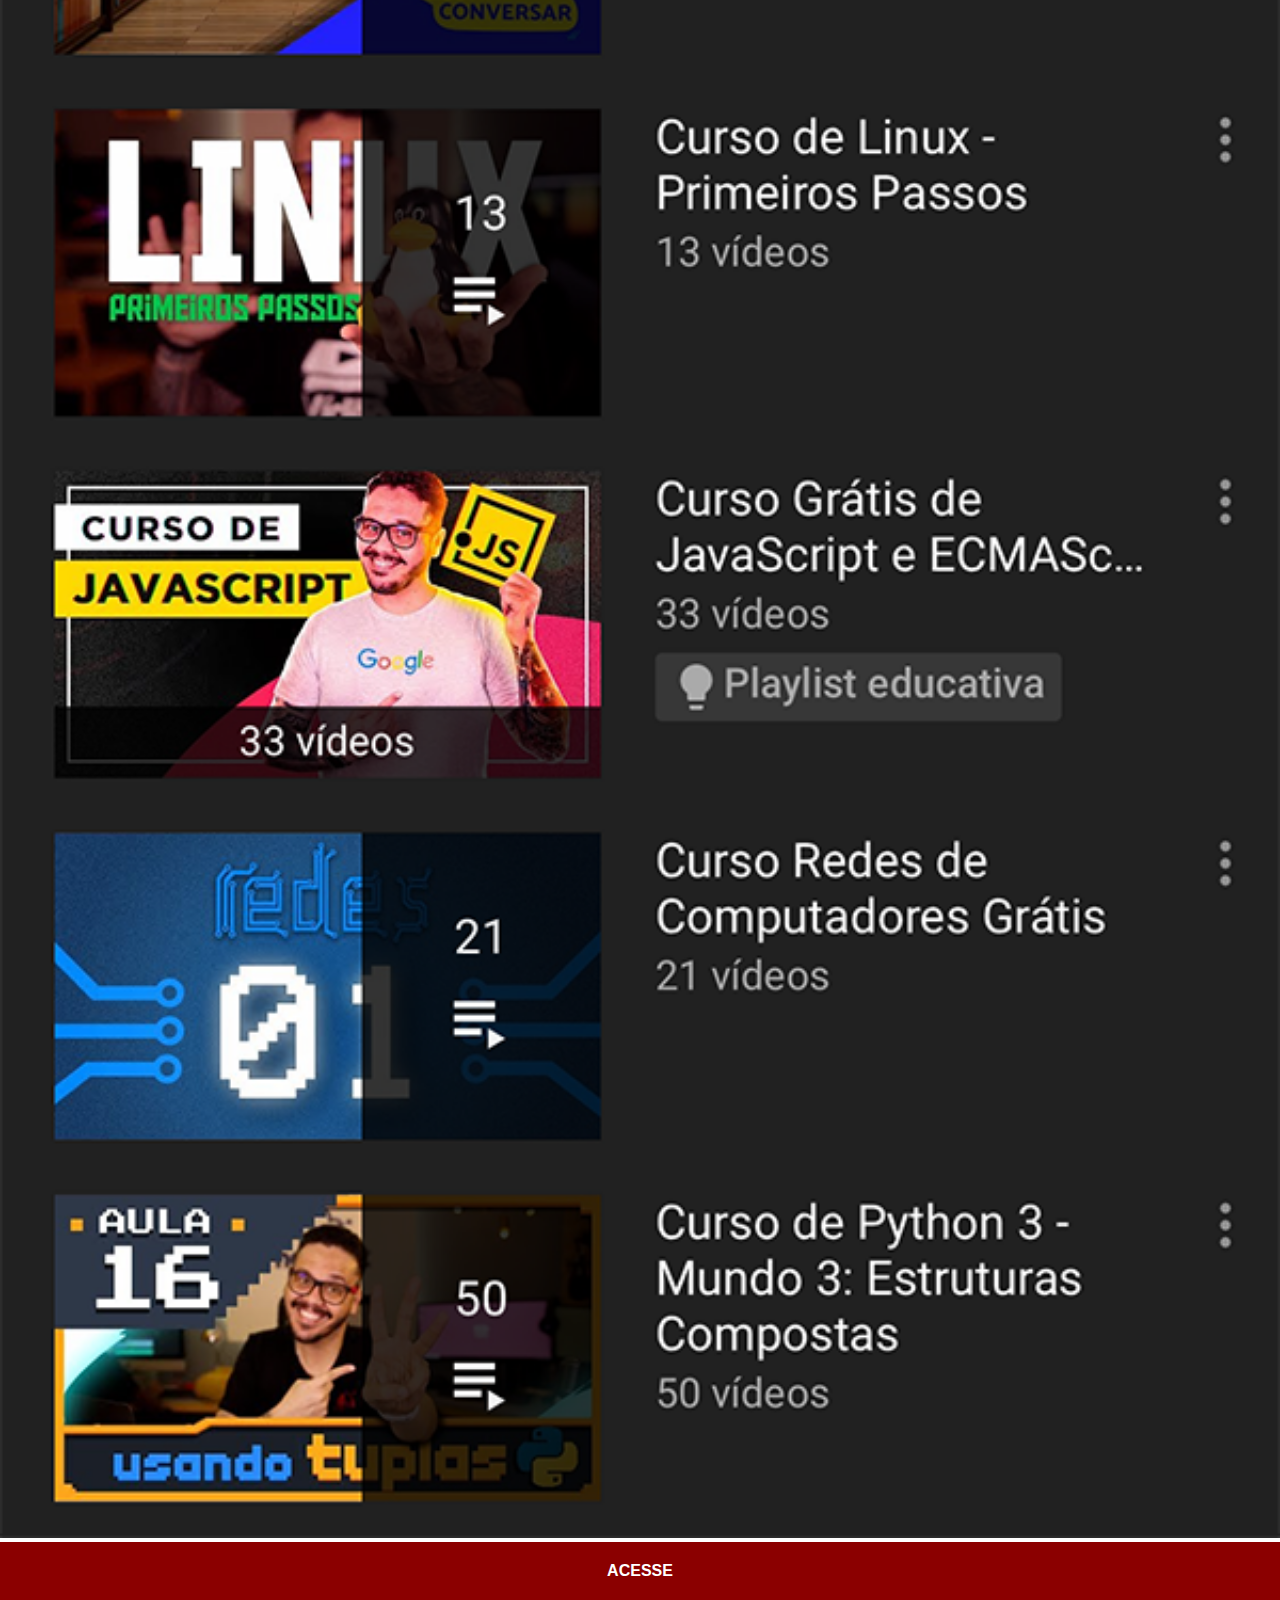
<file: youtube.html>
<!DOCTYPE html>
<html lang="pt-br">
<head>
    <meta charset="UTF-8">
    <meta name="viewport" content="width=device-width, initial-scale=1.0">
    <title>Youtube</title>
    <link rel="stylesheet" href="estilos/social.css">
</head>
<body>
<img src="imagens/tela-youtube.png" alt="Youtube">
<a href="https://www.youtube.com/@CursoemVideo/playlists" target="_blank">ACESSE</a>
</body>
</html>
</file>
<file: estilos/style.css>
@charset "UTF-8";

* {
    margin: 0px;
    padding: 0px;
    font-family: Arial, Helvetica, sans-serif;
}

html, body {
    height: 100vh;
    width: 100vw;
    background-color: black;
}

body {
    background: url('../imagens/fundo-madeira.jpg') no-repeat top center;
    background-size: cover;
    background-attachment: fixed;
}

main {
    height: 100vh;
    position: relative;
}

section#telefone {
    position: absolute;
    top: 50%;
    left: 50%;
    transform: translate(-50%, -50%);
    height: 627px;
    width: 311px;
    background: url('../imagens/frame-iphone.png') no-repeat;

}

iframe#tela {
    position: relative;
    top: 80px;
    left: 22px;
    width: 267px;
    height: 471px;
}

section#redes-sociais {
    text-align: right;
}

section#redes-sociais img {
    width: 50px;
    margin: 10px;
    border-radius: 50%;
    box-shadow: 2px 2px 5px rgba(0, 0, 0, 0.400);
    box-sizing: border-box;
}

section#redes-sociais img:hover {
    border: 2px solid rgba(255, 255, 255, 0.637);
    transform: translate(-3px, -3px);
    box-shadow: 5px 5px 10px rgba(0, 0, 0, 0.623);
    transition: transform .3s, border 1s;
}
</file>
<file: estilos/social.css>
@charset "UTF-8";

*{
    margin: 0px;
    padding: 0px;
    font-family: Arial, Helvetica, sans-serif;
}

::-webkit-scrollbar {
    width: 0px;
    height: 0px;
}

img{
    width: 100vw;

}

a {
    display: block;
    background-color: darkred;
    color: white;
    padding: 20px;
    text-align: center;
    font-weight: bolder;
    text-decoration: none;
}

a:hover{
    background-color: red;
}
</file>
